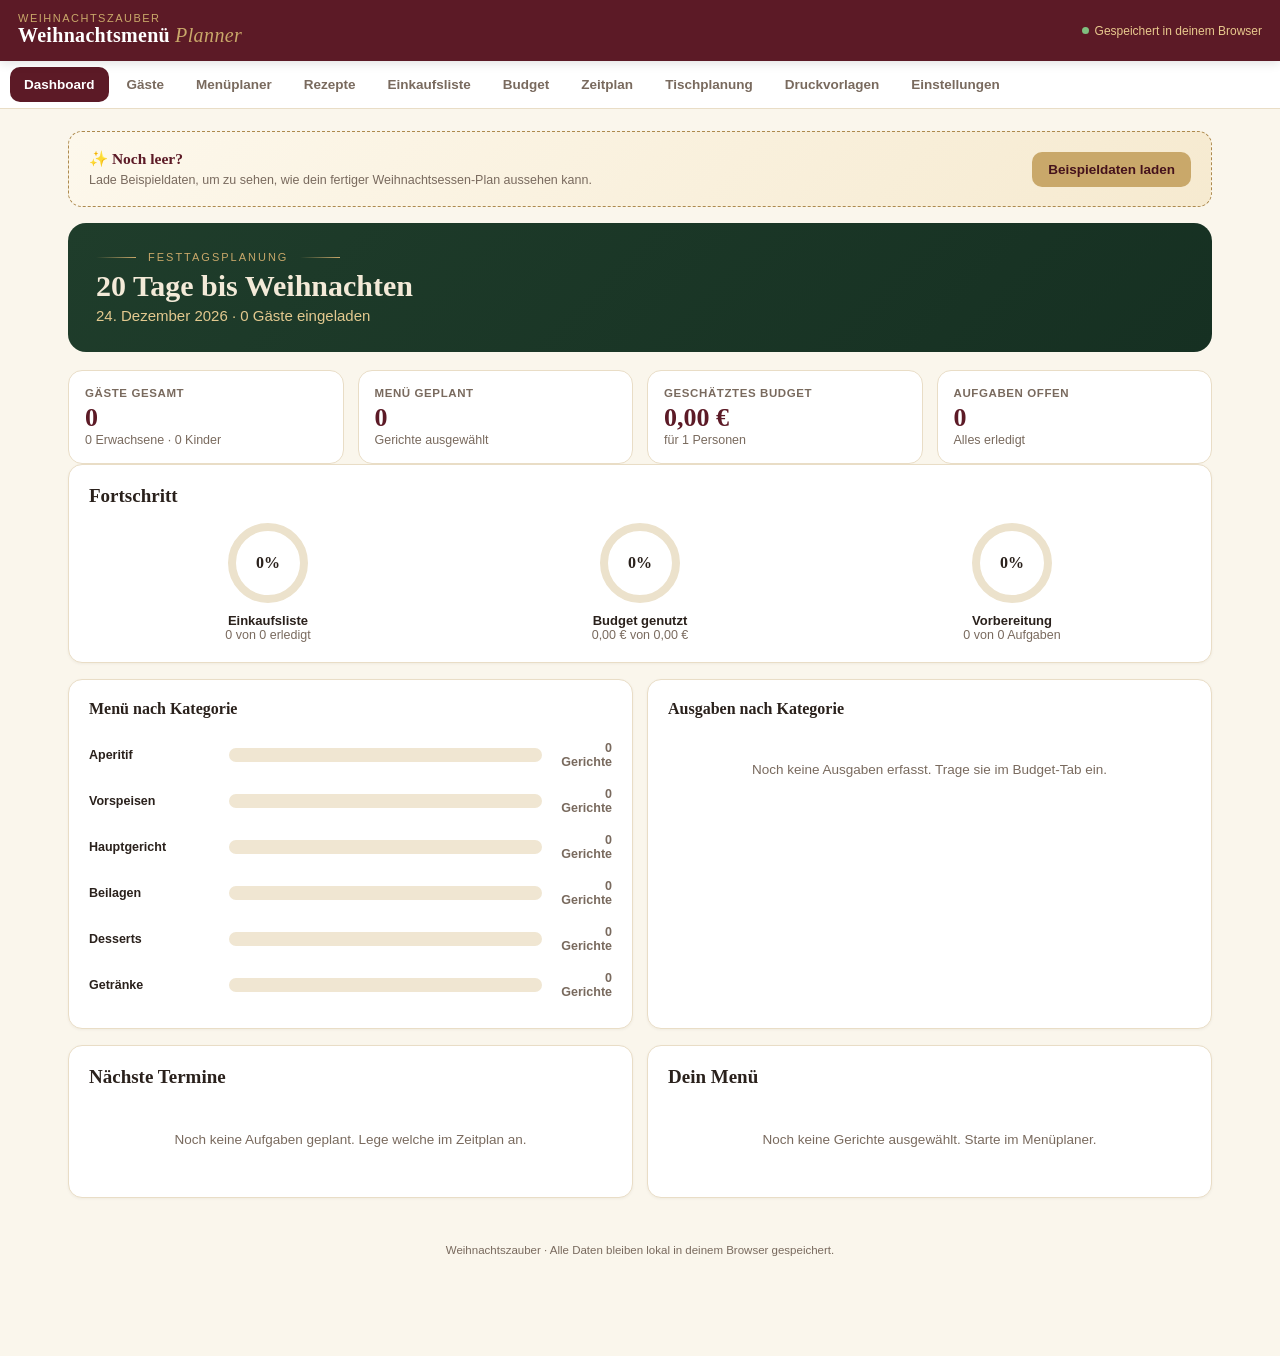
<file: weihnachtsessen-planner/index.html>
<!doctype html>
<html lang="de">
<head>
<meta charset="utf-8">
<title>Weihnachtszauber – Weihnachtsmenü Planner</title>
<link rel="manifest" href="manifest.json">
<link rel="icon" href="favicon.ico" sizes="any">
<link rel="icon" type="image/png" sizes="192x192" href="icon-192.png">
<link rel="apple-touch-icon" href="apple-touch-icon.png">
<meta name="apple-mobile-web-app-capable" content="yes">
<meta name="apple-mobile-web-app-status-bar-style" content="black-translucent">
<meta name="apple-mobile-web-app-title" content="Weihnachtsmenü">
<meta name="mobile-web-app-capable" content="yes">
<meta name="application-name" content="Weihnachtsmenü Planner">
<meta name="theme-color" content="#5c1a26">
<meta name="viewport" content="width=device-width, initial-scale=1, maximum-scale=1">
<meta name="description" content="Gäste, Menü, Einkaufsliste, Budget, Zeitplan und Tischplanung für dein perfektes Weihnachtsessen – alles in deinem Browser gespeichert.">
<style>
:root{
  --ivory:#faf6ec; --ivory-d:#f0e6d2; --burgundy:#5c1a26; --burgundy-d:#45121c;
  --forest:#1f3d2b; --gold:#c9a86a; --gold-d:#ad8a4e; --ink:#2a211c; --muted:#796a5e;
  --line:#e9ddc6; --white:#fff; --ok:#1f3d2b; --warn:#9c5a1d; --bg:var(--ivory); --card:#fff;
  --radius:14px;
}
*{box-sizing:border-box}
body{margin:0;background:var(--bg);color:var(--ink);font-family:-apple-system,BlinkMacSystemFont,"Segoe UI",Roboto,Helvetica,Arial,sans-serif;}
h1,h2,h3,.serif{font-family:Georgia,"Times New Roman",serif}
a{color:inherit}
button{font-family:inherit;cursor:pointer}
.app{max-width:1180px;margin:0 auto;padding:0 18px 90px}
.topbar{background:var(--burgundy);color:#fff;padding:14px 18px;display:flex;align-items:center;justify-content:space-between;position:sticky;top:0;z-index:50;box-shadow:0 2px 10px rgba(0,0,0,.12)}
.lg{font-family:Georgia,serif;font-weight:700;font-size:20px;letter-spacing:.3px}
.lg small{display:block;font-family:-apple-system,sans-serif;font-weight:400;font-size:11px;letter-spacing:1.5px;color:var(--gold);text-transform:uppercase;margin-top:-2px}
.lg em{font-style:italic;font-weight:400;color:var(--gold);letter-spacing:.4px;margin-left:5px}
.status{font-size:12px;color:#e8c98e;display:flex;align-items:center;gap:6px}
.dot{width:7px;height:7px;border-radius:50%;background:#7fbf7f;display:inline-block}
nav.tabs{display:flex;gap:4px;overflow-x:auto;background:var(--white);border-bottom:1px solid var(--line);position:sticky;top:58px;z-index:40;padding:6px 10px;scrollbar-width:thin}
nav.tabs button{background:none;border:none;padding:10px 14px;border-radius:10px;font-size:13.5px;font-weight:600;color:var(--muted);white-space:nowrap}
nav.tabs button.on{background:var(--burgundy);color:#fff}
.view{padding-top:22px;animation:fade .25s ease}
@keyframes fade{from{opacity:0;transform:translateY(4px)}to{opacity:1;transform:none}}
.card{background:var(--card);border:1px solid var(--line);border-radius:var(--radius);padding:20px;margin-bottom:16px;box-shadow:0 1px 3px rgba(60,40,20,.05)}
.grid{display:grid;gap:14px}
.g2{grid-template-columns:repeat(2,1fr)}
.g3{grid-template-columns:repeat(3,1fr)}
.g4{grid-template-columns:repeat(4,1fr)}
@media(max-width:760px){.g4{grid-template-columns:repeat(2,1fr)}.g3{grid-template-columns:repeat(2,1fr)}.g2{grid-template-columns:1fr}}
.kpi{background:var(--card);border:1px solid var(--line);border-radius:var(--radius);padding:16px}
.kpi .lbl{font-size:11.5px;text-transform:uppercase;letter-spacing:.6px;color:var(--muted);font-weight:700}
.kpi .val{font-size:26px;font-weight:700;margin-top:4px;font-family:Georgia,serif;color:var(--burgundy)}
.hero{background:linear-gradient(135deg,var(--forest),#163022);color:#f3ead8;border-radius:18px;padding:28px;margin-bottom:18px;position:relative;overflow:hidden}
.hero .gar{display:flex;align-items:center;gap:12px;color:var(--gold);margin-bottom:6px}
.hero .gar i{flex:0 0 40px;height:1px;background:linear-gradient(90deg,transparent,var(--gold))}
.hero h1{margin:4px 0;font-size:30px}
.hero .cd{font-size:15px;color:#e3c98f}
.btn{display:inline-flex;align-items:center;gap:6px;border:none;border-radius:10px;padding:10px 16px;font-weight:700;font-size:13.5px}
.btn-primary{background:var(--burgundy);color:#fff}
.btn-gold{background:var(--gold);color:var(--burgundy-d)}
.btn-ghost{background:var(--ivory-d);color:var(--ink)}
.btn-danger{background:#fff;color:#a6333f;border:1px solid #e3b7bc}
.btn:disabled{opacity:.5;cursor:default}
input,select,textarea{font-family:inherit;border:1px solid var(--line);border-radius:9px;padding:9px 11px;font-size:14px;background:#fff;color:var(--ink);width:100%}
label{font-size:12px;font-weight:700;color:var(--muted);display:block;margin-bottom:4px;text-transform:uppercase;letter-spacing:.4px}
.field{margin-bottom:12px}
table{width:100%;border-collapse:collapse;font-size:13.5px}
th{text-align:left;color:var(--muted);font-size:11px;text-transform:uppercase;letter-spacing:.4px;padding:8px 10px;border-bottom:2px solid var(--line)}
td{padding:10px;border-bottom:1px solid var(--line);vertical-align:middle}
tr:last-child td{border-bottom:none}
.pill{display:inline-block;padding:3px 10px;border-radius:99px;font-size:11.5px;font-weight:700}
.pill-burgundy{background:#f3dde1;color:var(--burgundy)}
.pill-gold{background:#f3e7cc;color:var(--gold-d)}
.pill-forest{background:#dbe8dd;color:var(--forest)}
.pill-warn{background:#f6e2cc;color:var(--warn)}
.sectitle{display:flex;align-items:center;justify-content:space-between;margin-bottom:14px}
.sectitle h2{margin:0;font-size:19px}
.muted{color:var(--muted)}
.small{font-size:12.5px}
.modal-bg{position:fixed;inset:0;background:rgba(30,20,15,.5);display:flex;align-items:flex-start;justify-content:center;z-index:100;padding:40px 14px;overflow-y:auto}
.modal{background:#fff;border-radius:16px;padding:22px;max-width:520px;width:100%;max-height:none}
.modal h3{margin-top:0}
.rowend{display:flex;justify-content:flex-end;gap:8px;margin-top:16px}
.chk{display:flex;align-items:center;gap:10px;padding:9px 0;border-bottom:1px solid var(--line)}
.chk:last-child{border-bottom:none}
.chk input{width:auto}
.badge-cat{display:inline-block;background:var(--ivory-d);color:var(--forest);font-size:10.5px;font-weight:700;text-transform:uppercase;letter-spacing:.4px;padding:3px 8px;border-radius:6px;margin-bottom:6px}
.recipe-card{border:1px solid var(--line);border-radius:12px;padding:14px;background:#fff;display:flex;flex-direction:column;gap:6px}
.recipe-card h4{margin:0;font-size:15.5px}
.recipe-meta{display:flex;gap:10px;font-size:11.5px;color:var(--muted);flex-wrap:wrap}
.toast-wrap{position:fixed;bottom:18px;left:50%;transform:translateX(-50%);z-index:200;display:flex;flex-direction:column;gap:8px;align-items:center}
.toast{background:var(--forest);color:#fff;padding:10px 18px;border-radius:30px;font-size:13px;font-weight:600;box-shadow:0 4px 14px rgba(0,0,0,.2);animation:toastIn .2s ease}
@keyframes toastIn{from{opacity:0;transform:translateY(8px)}to{opacity:1;transform:none}}
.ring{position:relative;width:84px;height:84px}
.ring svg{transform:rotate(-90deg)}
.ring .n{position:absolute;inset:0;display:flex;align-items:center;justify-content:center;font-weight:700;font-size:16px;font-family:Georgia,serif}
.empty{text-align:center;color:var(--muted);padding:30px 10px;font-size:13.5px}
.printonly{display:none}
@media print{
  body *{visibility:hidden}
  .printonly,.printonly *{visibility:visible}
  .printonly{display:block;position:absolute;left:0;top:0;width:100%}
  .print-page{page-break-after:always;padding:20px}
}
.toggle3{display:flex;gap:6px}
.toggle3 button{flex:1;border:1px solid var(--line);background:#fff;border-radius:8px;padding:7px;font-size:12px;font-weight:700;color:var(--muted)}
.toggle3 button.on{background:var(--forest);color:#fff;border-color:var(--forest)}
.ing-row{display:flex;justify-content:space-between;padding:7px 0;border-bottom:1px dashed var(--line);font-size:13.5px}
.ing-row:last-child{border-bottom:none}
.catgroup{margin-bottom:10px}
.catgroup h5{margin:0 0 4px;font-size:12px;text-transform:uppercase;color:var(--gold-d);letter-spacing:.5px}
footer.appfoot{text-align:center;color:var(--muted);font-size:11.5px;padding:30px 0 10px}
.table-wrap{overflow-x:auto;-webkit-overflow-scrolling:touch;margin:-2px;position:relative}
.table-wrap table{min-width:540px}
.scroll-hint{display:none;font-size:11px;color:var(--gold-d);font-weight:700;text-transform:uppercase;letter-spacing:.4px;margin-bottom:6px}
@media(max-width:640px){.scroll-hint{display:flex;align-items:center;gap:4px}
  .table-wrap::after{content:"";position:absolute;top:0;right:0;bottom:0;width:26px;background:linear-gradient(90deg,transparent,#fff);pointer-events:none}}
.catbar-row{display:flex;align-items:center;gap:12px;padding:9px 0}
.catbar-row .cb-label{flex:0 0 128px;font-size:12.5px;font-weight:700;color:var(--ink)}
.catbar-row .cb-track{flex:1;height:14px;border-radius:99px;background:var(--ivory-d);overflow:hidden;position:relative}
.catbar-row .cb-fill{height:100%;border-radius:99px;transition:width .3s ease}
.catbar-row .cb-val{flex:0 0 58px;text-align:right;font-size:12.5px;font-weight:700;color:var(--muted)}
@media(max-width:600px){.catbar-row .cb-label{flex:0 0 92px;font-size:11.5px}.catbar-row .cb-val{flex:0 0 42px;font-size:11.5px}}
.donut-wrap{display:flex;align-items:center;gap:22px;flex-wrap:wrap}
.donut-wrap svg{flex:0 0 auto}
.legend{display:flex;flex-direction:column;gap:8px;flex:1;min-width:140px}
.legend .li{display:flex;align-items:center;gap:8px;font-size:12.5px}
.legend .dot{width:11px;height:11px;border-radius:3px;flex:0 0 11px}
.legend .lv{margin-left:auto;font-weight:700;color:var(--ink)}
.demo-cta{background:linear-gradient(135deg,#fdf8ec,#f6ead0);border:1px dashed var(--gold-d);border-radius:var(--radius);padding:18px 20px;display:flex;align-items:center;justify-content:space-between;gap:14px;flex-wrap:wrap;margin-bottom:16px}
.demo-cta div.txt strong{display:block;font-family:Georgia,serif;font-size:15.5px;color:var(--burgundy);margin-bottom:2px}
@media(max-width:600px){.demo-cta{padding:14px}}
</style>
</head>
<body>
<div id="root"></div>
<div class="toast-wrap" id="toasts"></div>
<div id="printarea" class="printonly"></div>

<script>
/* ================= DATA / STATE ================= */
const LS_KEY = "wep_data_v1";
const uid = () => Math.random().toString(36).slice(2,9);

const CATS = [
  {id:"aperitif", label:"Aperitif"},
  {id:"vorspeisen", label:"Vorspeisen"},
  {id:"hauptgericht", label:"Hauptgericht"},
  {id:"beilagen", label:"Beilagen"},
  {id:"desserts", label:"Desserts"},
  {id:"getraenke", label:"Getränke"},
];

const RECIPES = [
  {id:"r1",name:"Klassischer Kartoffelsalat",cat:"beilagen",servings:6,prep:25,cook:20,diff:"Einfach",cost:8,storage:"Bis zu 2 Tage im Kühlschrank, abgedeckt.",
    ing:[["Kartoffeln, festkochend","1.2","kg"],["Gemüsebrühe","400","ml"],["Essiggurken","3","Stk"],["Zwiebel","1","Stk"],["Senf","1","EL"],["Weißweinessig","3","EL"],["Sonnenblumenöl","6","EL"],["Salz & Pfeffer","1","Prise"]],
    steps:["Kartoffeln waschen und in der Schale ca. 20 Minuten garkochen.","Kartoffeln pellen, noch warm in Scheiben schneiden.","Zwiebel und Essiggurken fein würfeln.","Brühe, Essig, Senf, Öl verrühren und über die warmen Kartoffeln geben.","Zwiebeln und Gurken untermischen, mit Salz und Pfeffer abschmecken.","Mindestens 1 Stunde ziehen lassen, vor dem Servieren nochmals abschmecken."]},
  {id:"r2",name:"Festliche Weihnachtsgans",cat:"hauptgericht",servings:8,prep:30,cook:180,diff:"Anspruchsvoll",cost:55,storage:"Reste bis 2 Tage gekühlt, gut durcherhitzen.",
    ing:[["Gans, bratfertig","1","Stk (ca. 4.5kg)"],["Äpfel","3","Stk"],["Zwiebeln","2","Stk"],["Beifuß","2","EL"],["Salz & Pfeffer","2","EL"],["Gemüsebrühe","500","ml"]],
    steps:["Gans innen und außen trocken tupfen, mit Salz, Pfeffer und Beifuß einreiben.","Äpfel und Zwiebeln vierteln und die Gans damit füllen.","Bei 160°C ca. 3 Stunden braten, regelmäßig mit Bratensaft übergießen.","Letzte 20 Minuten Hitze erhöhen, damit die Haut knusprig wird.","Vor dem Tranchieren 15 Minuten ruhen lassen.","Bratensaft mit Brühe ablöschen für die Sauce."]},
  {id:"r3",name:"Rotkohl mit Apfel",cat:"beilagen",servings:6,prep:15,cook:60,diff:"Einfach",cost:6,storage:"Schmeckt aufgewärmt sogar besser, 3 Tage haltbar.",
    ing:[["Rotkohl","1.2","kg"],["Äpfel","2","Stk"],["Zwiebel","1","Stk"],["Rotwein","150","ml"],["Johannisbeergelee","2","EL"],["Nelken & Lorbeer","2","Stk"],["Butterschmalz","2","EL"]],
    steps:["Rotkohl fein hobeln, Äpfel und Zwiebel würfeln.","Butterschmalz erhitzen, Zwiebel glasig dünsten.","Rotkohl und Äpfel zugeben, mit Rotwein ablöschen.","Gewürze zugeben, zugedeckt 50 Minuten köcheln lassen.","Mit Johannisbeergelee abschmecken und binden."]},
  {id:"r4",name:"Semmelknödel",cat:"beilagen",servings:6,prep:20,cook:20,diff:"Mittel",cost:5,storage:"Rohe Masse nicht lange lagern, gekocht 1 Tag kühlen.",
    ing:[["Brötchen vom Vortag","8","Stk"],["Milch","300","ml"],["Zwiebel","1","Stk"],["Eier","2","Stk"],["Petersilie","2","EL"],["Butter","1","EL"],["Salz & Muskat","1","Prise"]],
    steps:["Brötchen in Scheiben schneiden, mit warmer Milch übergießen, 15 Minuten ziehen lassen.","Zwiebel in Butter glasig dünsten.","Eier, Zwiebel und Petersilie zur Brötchenmasse geben, kneten.","Mit nassen Händen Knödel formen.","In leicht köchelndem Salzwasser 18-20 Minuten gar ziehen lassen."]},
  {id:"r5",name:"Raclette-Abend",cat:"hauptgericht",servings:6,prep:30,cook:0,diff:"Einfach",cost:14,storage:"Zutaten roh, am selben Tag verwenden.",
    ing:[["Raclettekäse","900","g"],["Kartoffeln, klein","1","kg"],["Diverses Gemüse","600","g"],["Schinken & Wurst","400","g"],["Essiggurken & Silberzwiebeln","200","g"],["Pfefferrahmsauce","200","ml"]],
    steps:["Kartoffeln vorgaren, Gemüse in mundgerechte Stücke schneiden.","Käse in Scheiben schneiden, alles dekorativ anrichten.","Racletteofen vorheizen.","Jeder Gast belegt sein eigenes Pfännchen nach Belieben.","Mit Dips und Baguette servieren."]},
  {id:"r6",name:"Käsefondue",cat:"hauptgericht",servings:6,prep:20,cook:15,diff:"Mittel",cost:16,storage:"Reste am selben Tag verzehren.",
    ing:[["Gruyère, gerieben","300","g"],["Emmentaler, gerieben","300","g"],["Weißwein","300","ml"],["Knoblauchzehe","1","Stk"],["Speisestärke","1","EL"],["Kirschwasser","2","cl"],["Baguette","1","Stk"]],
    steps:["Fonduetopf mit Knoblauch ausreiben.","Weißwein erhitzen, Käse esslöffelweise unter Rühren schmelzen.","Stärke mit Kirschwasser anrühren, zum Binden einrühren.","Mit Pfeffer und Muskat abschmecken.","Auf Rechaud warmhalten, Brotwürfel dippen."]},
  {id:"r7",name:"Weihnachtliche Linsensuppe",cat:"vorspeisen",servings:6,prep:15,cook:35,diff:"Einfach",cost:7,storage:"3 Tage gekühlt, friert gut ein.",
    ing:[["Linsen","300","g"],["Karotten","2","Stk"],["Sellerie","1","Stk"],["Zwiebel","1","Stk"],["Gemüsebrühe","1.2","l"],["Lorbeerblatt","1","Stk"],["Essig","1","EL"]],
    steps:["Gemüse fein würfeln, in Öl andünsten.","Linsen zugeben, mit Brühe auffüllen.","Mit Lorbeer 30 Minuten köcheln lassen.","Mit Essig, Salz und Pfeffer abschmecken."]},
  {id:"r8",name:"Flammkuchen mit Lachs",cat:"vorspeisen",servings:4,prep:20,cook:12,diff:"Einfach",cost:11,storage:"Am besten frisch servieren.",
    ing:[["Flammkuchenteig","2","Stk"],["Crème fraîche","200","g"],["Räucherlachs","150","g"],["Rote Zwiebel","1","Stk"],["Dill","2","EL"],["Zitrone","0.5","Stk"]],
    steps:["Teig ausrollen, mit Crème fraîche bestreichen.","Zwiebelringe verteilen, bei 220°C 10-12 Minuten backen.","Nach dem Backen mit Lachs, Dill und Zitronenabrieb belegen."]},
  {id:"r9",name:"Wildschweinbraten",cat:"hauptgericht",servings:8,prep:35,cook:150,diff:"Anspruchsvoll",cost:48,storage:"2 Tage gekühlt, gut durcherhitzen.",
    ing:[["Wildschweinbraten","2","kg"],["Wurzelgemüse","500","g"],["Rotwein","300","ml"],["Wacholderbeeren","6","Stk"],["Preiselbeeren","2","EL"],["Lorbeer","2","Stk"]],
    steps:["Fleisch scharf anbraten, herausnehmen.","Gemüse im Bratfett anrösten.","Fleisch zurücklegen, mit Rotwein ablöschen.","Gewürze zugeben, zugedeckt bei 160°C ca. 2,5 Stunden schmoren.","Sauce passieren, mit Preiselbeeren abschmecken."]},
  {id:"r10",name:"Vegetarischer Nussbraten",cat:"hauptgericht",servings:6,prep:30,cook:45,diff:"Mittel",cost:12,storage:"2 Tage gekühlt haltbar, auch kalt lecker.",
    ing:[["Gemischte Nüsse, gemahlen","300","g"],["Champignons","250","g"],["Zwiebel","1","Stk"],["Haferflocken","80","g"],["Eier","2","Stk"],["Gemüsebrühe","150","ml"],["Kräuter","2","EL"]],
    steps:["Zwiebel und Champignons fein hacken, anbraten.","Mit Nüssen, Haferflocken, Eiern und Brühe vermengen.","In eine Kastenform füllen, glattstreichen.","Bei 180°C ca. 45 Minuten backen.","Vor dem Anschneiden 10 Minuten ruhen lassen."]},
  {id:"r11",name:"Vanillekipferl",cat:"desserts",servings:40,prep:40,cook:12,diff:"Mittel",cost:9,storage:"In Dose bis zu 3 Wochen haltbar.",
    ing:[["Mehl","250","g"],["Gemahlene Mandeln","100","g"],["Butter, kalt","180","g"],["Zucker","80","g"],["Vanillezucker","2","Pck"],["Puderzucker","100","g"]],
    steps:["Mehl, Mandeln, Butter und Zucker rasch zu einem Teig verkneten.","1 Stunde kühl stellen.","Kipferl formen, bei 170°C 10-12 Minuten backen.","Noch warm in Vanillezucker-Puderzucker-Mischung wälzen."]},
  {id:"r12",name:"Lebkuchen",cat:"desserts",servings:20,prep:30,cook:15,diff:"Mittel",cost:8,storage:"In Dose mit Apfelstück 2-3 Wochen haltbar, wird weicher.",
    ing:[["Honig","250","g"],["Mehl","400","g"],["Lebkuchengewürz","2","EL"],["Eier","2","Stk"],["Zucker","100","g"],["Backpulver","1","TL"],["Kuvertüre","200","g"]],
    steps:["Honig erwärmen, mit Zucker und Eiern verrühren.","Mehl, Gewürz und Backpulver einarbeiten.","Teig ausrollen, Formen ausstechen.","Bei 180°C 12-15 Minuten backen.","Nach dem Abkühlen mit Kuvertüre überziehen."]},
  {id:"r13",name:"Bratapfel mit Marzipan",cat:"desserts",servings:6,prep:15,cook:30,diff:"Einfach",cost:7,storage:"Am besten warm frisch servieren.",
    ing:[["Äpfel","6","Stk"],["Marzipanrohmasse","150","g"],["Rosinen","50","g"],["Zimt","1","TL"],["Butter","30","g"],["Apfelsaft","100","ml"]],
    steps:["Äpfel entkernen, Gehäuse etwas vergrößern.","Marzipan mit Rosinen und Zimt vermengen, Äpfel damit füllen.","Butterflöckchen aufsetzen, mit Apfelsaft in die Form geben.","Bei 180°C ca. 30 Minuten backen."]},
  {id:"r14",name:"Zimtsterne",cat:"desserts",servings:30,prep:45,cook:15,diff:"Mittel",cost:9,storage:"Luftdicht bis 3 Wochen haltbar.",
    ing:[["Gemahlene Mandeln","400","g"],["Puderzucker","300","g"],["Eiweiß","3","Stk"],["Zimt","1","EL"],["Zitronensaft","1","TL"]],
    steps:["Eiweiß steif schlagen, Puderzucker einrieseln lassen.","Ein Drittel der Masse für den Guss beiseitestellen.","Mandeln und Zimt unterheben, Teig kühl ruhen lassen.","Ausrollen, Sterne ausstechen, mit Guss bestreichen.","Bei 150°C ca. 12-15 Minuten trocknen lassen."]},
  {id:"r15",name:"Glühwein",cat:"aperitif",servings:8,prep:5,cook:15,diff:"Einfach",cost:10,storage:"Am besten frisch, nicht länger warmhalten als nötig.",
    ing:[["Rotwein","1","l"],["Orange","1","Stk"],["Zimtstange","2","Stk"],["Nelken","4","Stk"],["Zucker","3","EL"],["Sternanis","2","Stk"]],
    steps:["Alle Zutaten in einen Topf geben.","Langsam erwärmen, nicht kochen lassen.","15 Minuten ziehen lassen, abschmecken und servieren."]},
  {id:"r16",name:"Alkoholfreier Punsch",cat:"getraenke",servings:8,prep:10,cook:10,diff:"Einfach",cost:8,storage:"Gekühlt 2 Tage haltbar.",
    ing:[["Roter Traubensaft","1","l"],["Orangensaft","300","ml"],["Zimtstange","1","Stk"],["Nelken","3","Stk"],["Ingwer","1","Stück"]],
    steps:["Säfte mit Gewürzen erwärmen.","10 Minuten ziehen lassen.","Vor dem Servieren Gewürze entfernen."]},
  {id:"r17",name:"Spekulatius-Tiramisu",cat:"desserts",servings:8,prep:30,cook:0,diff:"Mittel",cost:13,storage:"1-2 Tage gekühlt, am nächsten Tag am besten.",
    ing:[["Mascarpone","500","g"],["Sahne","200","ml"],["Eier","3","Stk"],["Zucker","80","g"],["Spekulatius","250","g"],["Kaffee, stark","200","ml"],["Kakaopulver","2","EL"]],
    steps:["Eigelb mit Zucker schaumig schlagen, Mascarpone unterrühren.","Sahne steif schlagen, Eiweiß steif schlagen, beides unterheben.","Spekulatius in Kaffee tunken, Schicht in Form legen.","Creme daraufstreichen, Schichten wiederholen.","Mit Kakao bestäuben, mindestens 4 Stunden kühlen."]},
  {id:"r18",name:"Entenbrust mit Orangensauce",cat:"hauptgericht",servings:4,prep:20,cook:30,diff:"Mittel",cost:28,storage:"Am besten frisch servieren.",
    ing:[["Entenbrust","4","Stk"],["Orangen","2","Stk"],["Honig","2","EL"],["Rotwein","100","ml"],["Butter","20","g"],["Thymian","2","Zweige"]],
    steps:["Entenbrust auf der Hautseite einritzen, scharf anbraten.","Bei 180°C ca. 12-15 Minuten fertig garen.","Für die Sauce Orangensaft, Honig und Rotwein einkochen.","Mit Butter montieren, Entenbrust in Scheiben mit Sauce servieren."]},
  {id:"r19",name:"Rote-Bete-Carpaccio",cat:"vorspeisen",servings:4,prep:20,cook:0,diff:"Einfach",cost:9,storage:"Am Tag der Zubereitung genießen.",
    ing:[["Rote Bete, gekocht","3","Stk"],["Ziegenkäse","100","g"],["Walnüsse","40","g"],["Rucola","1","Hand voll"],["Olivenöl","3","EL"],["Balsamico","1","EL"]],
    steps:["Rote Bete in dünne Scheiben hobeln, auf Tellern anrichten.","Ziegenkäse zerbröckeln, Walnüsse grob hacken.","Mit Rucola, Öl und Balsamico beträufeln und servieren."]},
  {id:"r20",name:"Kartoffelgratin",cat:"beilagen",servings:6,prep:20,cook:50,diff:"Einfach",cost:9,storage:"2 Tage gekühlt, gut durcherhitzen.",
    ing:[["Kartoffeln","1.2","kg"],["Sahne","300","ml"],["Milch","200","ml"],["Knoblauch","1","Zehe"],["Gruyère, gerieben","150","g"],["Muskat","1","Prise"]],
    steps:["Kartoffeln in dünne Scheiben hobeln.","Sahne, Milch, Knoblauch und Muskat erwärmen.","Kartoffeln schichtweise in Auflaufform legen, mit Sahnemischung übergießen.","Mit Käse bestreuen, bei 180°C ca. 50 Minuten backen."]},
  {id:"r21",name:"Winterlicher Feldsalat mit Granatapfel",cat:"vorspeisen",servings:4,prep:15,cook:0,diff:"Einfach",cost:7,storage:"Am Tag der Zubereitung genießen.",
    ing:[["Feldsalat","200","g"],["Granatapfelkerne","80","g"],["Walnüsse","40","g"],["Ziegenkäse","80","g"],["Honig-Senf-Dressing","4","EL"]],
    steps:["Feldsalat waschen und trocknen.","Mit Granatapfelkernen, Walnüssen und Ziegenkäse anrichten.","Mit Dressing beträufeln und sofort servieren."]},
  {id:"r22",name:"Glühwein-Gelee mit Vanillesauce",cat:"desserts",servings:6,prep:20,cook:10,diff:"Mittel",cost:9,storage:"2 Tage gekühlt haltbar.",
    ing:[["Glühwein","500","ml"],["Gelatine","6","Blatt"],["Zucker","2","EL"],["Vanillesauce","300","ml"]],
    steps:["Gelatine in kaltem Wasser einweichen.","Glühwein leicht erwärmen, Zucker auflösen.","Ausgedrückte Gelatine darin auflösen.","In Gläser füllen, mindestens 4 Stunden kühl stellen.","Mit Vanillesauce servieren."]},
  {id:"r23",name:"Sekt mit Granatapfel",cat:"aperitif",servings:6,prep:5,cook:0,diff:"Einfach",cost:12,storage:"Direkt vor dem Servieren zubereiten.",
    ing:[["Sekt oder Prosecco","1","Flasche"],["Granatapfelkerne","80","g"],["Holunderblütensirup","3","EL"],["Rosmarinzweige","6","Stk"]],
    steps:["Je einen Teelöffel Granatapfelkerne in die Gläser geben.","Mit etwas Holunderblütensirup aufgießen.","Mit Sekt auffüllen und mit einem Rosmarinzweig garnieren."]},
];

function defaultState(){
  return {
    name:"Weihnachtsessen",
    date: new Date().getFullYear()+"-12-24",
    currency:"EUR",
    guests:[],
    menu: Object.fromEntries(CATS.map(c=>[c.id,[]])),
    customRecipes:[],
    customShopItems:[],
    purchased:{},
    budget:{total:0, expenses:[]},
    timeline:[],
    table:{menuTitle:"Unser Weihnachtsmenü", decoChecklist:[], settingChecklist:[], seats:[]},
    seedLoaded:false,
  };
}

function load(){
  try{
    const raw = localStorage.getItem(LS_KEY);
    if(!raw) return defaultState();
    const d = JSON.parse(raw);
    return Object.assign(defaultState(), d);
  }catch(e){ return defaultState(); }
}
function save(){ localStorage.setItem(LS_KEY, JSON.stringify(S)); }

let S = load();
let TAB = "dashboard";

/* ================= UTIL ================= */
function fmt(n){
  n = Number(n)||0;
  const sym = S.currency === "CHF" ? "CHF" : "€";
  const s = n.toLocaleString("de-DE",{minimumFractionDigits:2,maximumFractionDigits:2});
  return S.currency === "CHF" ? (s+" "+sym) : (s+" "+sym);
}
function fmtDate(d){
  try{ return new Date(d+"T00:00:00").toLocaleDateString("de-DE",{day:"2-digit",month:"long",year:"numeric"}); }catch(e){ return d; }
}
function daysUntil(d){
  const target = new Date(d+"T00:00:00");
  const now = new Date(); now.setHours(0,0,0,0);
  return Math.ceil((target-now)/86400000);
}
function allRecipes(){ return RECIPES.concat(S.customRecipes); }
function recipeById(id){ return allRecipes().find(r=>r.id===id); }
function toast(msg){
  const wrap = document.getElementById("toasts");
  const el = document.createElement("div");
  el.className="toast"; el.textContent=msg;
  wrap.appendChild(el);
  setTimeout(()=>el.remove(), 2800);
}
function esc(s){ return String(s==null?"":s).replace(/[&<>"']/g, c=>({ "&":"&amp;","<":"&lt;",">":"&gt;","\"":"&quot;","'":"&#39;" }[c])); }

function guestCount(){ return S.guests.length || 1; }
function adultCount(){ return S.guests.filter(g=>g.type!=="child").length; }
function childCount(){ return S.guests.filter(g=>g.type==="child").length; }

function menuRecipeIds(){
  let ids = [];
  CATS.forEach(c => ids = ids.concat(S.menu[c.id]||[]));
  return ids;
}
function estimatedMenuCost(){
  return menuRecipeIds().reduce((sum,id)=>{
    const r = recipeById(id); if(!r) return sum;
    const factor = Math.max(1, guestCount())/r.servings;
    return sum + r.cost*factor;
  },0);
}
function spentSoFar(){ return S.budget.expenses.reduce((s,e)=>s+Number(e.amount||0),0); }

function shoppingList(){
  // group by (name, unit) only — never mix units to avoid wrong conversions
  const map = {};
  menuRecipeIds().forEach(id=>{
    const r = recipeById(id); if(!r) return;
    const factor = Math.max(1, guestCount())/r.servings;
    r.ing.forEach(([name, amount, unit])=>{
      const key = name+"||"+unit;
      const amt = (parseFloat(amount)||0) * factor;
      if(!map[key]) map[key] = {name, unit, amount:0, recipes:new Set()};
      map[key].amount += amt;
      map[key].recipes.add(r.name);
    });
  });
  let items = Object.values(map).map(it=>({
    key: it.name+"||"+it.unit, name:it.name, unit:it.unit,
    amount: Math.round(it.amount*10)/10, recipes:[...it.recipes]
  }));
  S.customShopItems.forEach(it=> items.push({key:"custom-"+it.id, name:it.name, unit:it.unit||"", amount:it.amount||"", recipes:[], custom:true, id:it.id}) );
  return items;
}
const CATEGORY_GUESS = {
  "Kartoffeln":"Gemüse & Obst","Äpfel":"Gemüse & Obst","Orangen":"Gemüse & Obst","Orange":"Gemüse & Obst",
  "Zwiebel":"Gemüse & Obst","Zwiebeln":"Gemüse & Obst","Karotten":"Gemüse & Obst","Sellerie":"Gemüse & Obst",
  "Champignons":"Gemüse & Obst","Rotkohl":"Gemüse & Obst","Feldsalat":"Gemüse & Obst","Rucola":"Gemüse & Obst",
  "Gans, bratfertig":"Fleisch & Fisch","Wildschweinbraten":"Fleisch & Fisch","Entenbrust":"Fleisch & Fisch",
  "Räucherlachs":"Fleisch & Fisch","Schinken & Wurst":"Fleisch & Fisch",
  "Milch":"Kühlregal","Sahne":"Kühlregal","Butter":"Kühlregal","Eier":"Kühlregal","Mascarpone":"Kühlregal",
  "Gruyère, gerieben":"Kühlregal","Emmentaler, gerieben":"Kühlregal","Raclettekäse":"Kühlregal","Ziegenkäse":"Kühlregal",
  "Mehl":"Vorrat","Zucker":"Vorrat","Honig":"Vorrat","Gemüsebrühe":"Vorrat","Rotwein":"Getränke","Weißwein":"Getränke",
  "Roter Traubensaft":"Getränke","Orangensaft":"Getränke","Kaffee, stark":"Getränke",
};
function guessCategory(name){
  for(const k in CATEGORY_GUESS) if(name.indexOf(k)===0 || name===k) return CATEGORY_GUESS[k];
  return "Sonstiges";
}

/* ================= RENDER SHELL ================= */
const TABS = [
  {id:"dashboard", label:"Dashboard"},
  {id:"gaeste", label:"Gäste"},
  {id:"menue", label:"Menüplaner"},
  {id:"rezepte", label:"Rezepte"},
  {id:"einkauf", label:"Einkaufsliste"},
  {id:"budget", label:"Budget"},
  {id:"zeitplan", label:"Zeitplan"},
  {id:"tisch", label:"Tischplanung"},
  {id:"druck", label:"Druckvorlagen"},
  {id:"einstellungen", label:"Einstellungen"},
];

function render(){
  const root = document.getElementById("root");
  root.innerHTML = `
    <div class="topbar">
      <div class="lg"><small>Weihnachtszauber</small>Weihnachtsmenü<em>Planner</em></div>
      <div class="status"><span class="dot"></span> Gespeichert in deinem Browser</div>
    </div>
    <nav class="tabs">${TABS.map(t=>`<button data-tab="${t.id}" class="${TAB===t.id?'on':''}">${t.label}</button>`).join("")}</nav>
    <div class="app"><div class="view" id="view"></div>
    <footer class="appfoot">Weihnachtszauber · Alle Daten bleiben lokal in deinem Browser gespeichert.</footer>
    </div>
  `;
  root.querySelectorAll("nav.tabs button").forEach(b=>b.onclick=()=>{ TAB=b.dataset.tab; render(); });
  document.getElementById("view").innerHTML = viewHtml();
  bindView();
}

function viewHtml(){
  switch(TAB){
    case "dashboard": return viewDashboard();
    case "gaeste": return viewGaeste();
    case "menue": return viewMenue();
    case "rezepte": return viewRezepte();
    case "einkauf": return viewEinkauf();
    case "budget": return viewBudget();
    case "zeitplan": return viewZeitplan();
    case "tisch": return viewTisch();
    case "druck": return viewDruck();
    case "einstellungen": return viewEinstellungen();
  }
}

/* ============ DEMO-DATEN ============ */
const CAT_COLORS = {
  aperitif:"#c9a86a", vorspeisen:"#8fae87", hauptgericht:"#5c1a26",
  beilagen:"#b7763c", desserts:"#a5678c", getraenke:"#3b6e8f",
};
const EXPENSE_COLORS = ["#5c1a26","#c9a86a","#1f3d2b","#a5678c","#3b6e8f","#b7763c"];

function isEmptyState(){
  return S.guests.length===0 && menuRecipeIds().length===0 && S.budget.expenses.length===0;
}

function loadDemoData(){
  const y = new Date().getFullYear();
  S.name = "Weihnachtsessen Familie";
  S.guests = [
    {id:uid(),name:"Oma Erika",type:"adult",diet:"",allergies:"",status:"zugesagt",notes:""},
    {id:uid(),name:"Opa Hans",type:"adult",diet:"",allergies:"Nüsse",status:"zugesagt",notes:""},
    {id:uid(),name:"Julia",type:"adult",diet:"vegetarisch",allergies:"",status:"zugesagt",notes:""},
    {id:uid(),name:"Markus",type:"adult",diet:"",allergies:"",status:"zugesagt",notes:""},
    {id:uid(),name:"Mia",type:"child",diet:"",allergies:"",status:"zugesagt",notes:"mag kein Rotkohl"},
    {id:uid(),name:"Ben",type:"child",diet:"",allergies:"Laktose",status:"eingeladen",notes:""},
  ];
  S.menu = {
    aperitif:["r15","r23"], vorspeisen:["r19"], hauptgericht:["r2"],
    beilagen:["r3","r1"], desserts:["r11"], getraenke:["r16"],
  };
  S.budget = {
    total: 450,
    expenses: [
      {id:uid(), name:"Großeinkauf Supermarkt", category:"Lebensmittel", amount:168.4},
      {id:uid(), name:"Weihnachtsgans beim Metzger", category:"Fleisch & Fisch", amount:72},
      {id:uid(), name:"Deko & Kerzen", category:"Deko", amount:34.5},
      {id:uid(), name:"Getränke & Wein", category:"Getränke", amount:41.9},
    ],
  };
  S.timeline = [
    {id:uid(),date:y+"-12-23",time:"10:00",title:"Einkäufe für Heiligabend erledigen",note:"Frische Zutaten einkaufen",done:true},
    {id:uid(),date:y+"-12-23",time:"16:00",title:"Dessert und Gebäck vorbereiten",note:"Kann 1 Tag im Voraus gemacht werden",done:true},
    {id:uid(),date:y+"-12-23",time:"19:00",title:"Tisch eindecken",note:"Dekoration und Platzkarten vorbereiten",done:false},
    {id:uid(),date:y+"-12-24",time:"09:00",title:"Braten vorbereiten und würzen",note:"",done:false},
    {id:uid(),date:y+"-12-24",time:"12:00",title:"Beilagen vorkochen",note:"Rotkohl & Klöße können vorbereitet werden",done:false},
    {id:uid(),date:y+"-12-24",time:"16:00",title:"Hauptgericht in den Ofen",note:"",done:false},
    {id:uid(),date:y+"-12-24",time:"18:30",title:"Tisch final herrichten & Gäste empfangen",note:"",done:false},
  ];
  S.table.decoChecklist = [
    {id:uid(),text:"Tischdecke und Läufer",done:true},{id:uid(),text:"Kerzen & Kerzenständer",done:true},
    {id:uid(),text:"Weihnachtliches Mittelstück",done:false},{id:uid(),text:"Servietten falten",done:false},
  ];
  S.table.settingChecklist = [
    {id:uid(),text:"Teller & Unterteller",done:true},{id:uid(),text:"Besteck vollständig",done:false},
    {id:uid(),text:"Gläser für Wasser & Wein",done:false},{id:uid(),text:"Platzkarten aufgestellt",done:false},
  ];
  S.customShopItems = [{id:uid(), name:"Servietten weihnachtlich", amount:1, unit:"Pack"}];
  const shop = shoppingList();
  shop.slice(0, Math.ceil(shop.length*0.4)).forEach(it=> S.purchased[it.key]=true);
  save(); render(); toast("Beispieldaten geladen – so könnte dein Weihnachtsessen aussehen");
}

/* ============ CHARTS ============ */
function menuCategoryChart(){
  const max = Math.max(1, ...CATS.map(c=>(S.menu[c.id]||[]).length));
  return `<div class="card">
    <div class="sectitle"><h2 style="font-size:16px">Menü nach Kategorie</h2></div>
    ${CATS.map(c=>{
      const n = (S.menu[c.id]||[]).length;
      const pct = Math.round(n/max*100);
      return `<div class="catbar-row">
        <div class="cb-label">${c.label}</div>
        <div class="cb-track"><div class="cb-fill" style="width:${n?Math.max(pct,8):0}%;background:${CAT_COLORS[c.id]}"></div></div>
        <div class="cb-val">${n} Gericht${n===1?"":"e"}</div>
      </div>`;
    }).join("")}
  </div>`;
}
function budgetCategoryChart(){
  const byCat = {};
  S.budget.expenses.forEach(e=>{ const c = e.category||"Sonstiges"; byCat[c]=(byCat[c]||0)+Number(e.amount||0); });
  const cats = Object.keys(byCat);
  const total = cats.reduce((s,c)=>s+byCat[c],0);
  if(!cats.length){
    return `<div class="card"><div class="sectitle"><h2 style="font-size:16px">Ausgaben nach Kategorie</h2></div><div class="empty">Noch keine Ausgaben erfasst. Trage sie im Budget-Tab ein.</div></div>`;
  }
  const r=58, c=2*Math.PI*r;
  let offset=0;
  const segs = cats.map((cat,i)=>{
    const pct = byCat[cat]/total*100;
    const seg = `<circle cx="70" cy="70" r="${r}" fill="none" stroke="${EXPENSE_COLORS[i%EXPENSE_COLORS.length]}" stroke-width="20"
      stroke-dasharray="${c}" stroke-dashoffset="${c - c*pct/100}" transform="rotate(${offset/100*360-90} 70 70)"></circle>`;
    offset += pct;
    return seg;
  }).join("");
  return `<div class="card">
    <div class="sectitle"><h2 style="font-size:16px">Ausgaben nach Kategorie</h2></div>
    <div class="donut-wrap">
      <svg width="140" height="140" viewBox="0 0 140 140">${segs}</svg>
      <div class="legend">${cats.map((cat,i)=>`<div class="li"><span class="dot" style="background:${EXPENSE_COLORS[i%EXPENSE_COLORS.length]}"></span>${esc(cat)}<span class="lv">${fmt(byCat[cat])}</span></div>`).join("")}</div>
    </div>
  </div>`;
}

/* ============ DASHBOARD ============ */
function ring(pct, color, label, sub){
  pct = Math.max(0,Math.min(100,pct));
  const r=36, c=2*Math.PI*r;
  return `<div style="display:flex;flex-direction:column;align-items:center;gap:8px">
    <div class="ring"><svg width="84" height="84">
      <circle cx="42" cy="42" r="${r}" stroke="#ece2cc" stroke-width="8" fill="none"></circle>
      <circle cx="42" cy="42" r="${r}" stroke="${color}" stroke-width="8" fill="none" stroke-linecap="round"
        stroke-dasharray="${c}" stroke-dashoffset="${c - c*pct/100}"></circle>
    </svg><div class="n">${Math.round(pct)}%</div></div>
    <div style="text-align:center"><div style="font-weight:700;font-size:13px">${label}</div><div class="muted small">${sub}</div></div>
  </div>`;
}

function viewDashboard(){
  const dleft = daysUntil(S.date);
  const menuCount = menuRecipeIds().length;
  const budgetPct = S.budget.total>0 ? (spentSoFar()/S.budget.total*100) : 0;
  const shop = shoppingList();
  const shopDone = shop.filter(i=>S.purchased[i.key]).length;
  const shopPct = shop.length? shopDone/shop.length*100 : 0;
  const tasksLeft = S.timeline.filter(t=>!t.done).length;
  const nextTask = S.timeline.filter(t=>!t.done).sort((a,b)=>(a.date+a.time).localeCompare(b.date+b.time))[0];

  return `
  ${isEmptyState()? `<div class="demo-cta">
    <div class="txt"><strong>✨ Noch leer?</strong><span class="small muted">Lade Beispieldaten, um zu sehen, wie dein fertiger Weihnachtsessen-Plan aussehen kann.</span></div>
    <button class="btn btn-gold" id="loadDemo">Beispieldaten laden</button>
  </div>` : ""}
  <div class="hero">
    <div class="gar"><i></i><span style="font-size:11px;letter-spacing:2px">FESTTAGSPLANUNG</span><i></i></div>
    <h1>${dleft>=0? dleft+" Tage bis Weihnachten" : "Frohe Weihnachten!"}</h1>
    <div class="cd">${fmtDate(S.date)} · ${S.guests.length} ${S.guests.length===1?"Gast":"Gäste"} eingeladen</div>
  </div>
  <div class="grid g4">
    <div class="kpi"><div class="lbl">Gäste gesamt</div><div class="val">${S.guests.length}</div><div class="small muted">${adultCount()} Erwachsene · ${childCount()} Kinder</div></div>
    <div class="kpi"><div class="lbl">Menü geplant</div><div class="val">${menuCount}</div><div class="small muted">Gerichte ausgewählt</div></div>
    <div class="kpi"><div class="lbl">Geschätztes Budget</div><div class="val">${fmt(estimatedMenuCost())}</div><div class="small muted">für ${guestCount()} Personen</div></div>
    <div class="kpi"><div class="lbl">Aufgaben offen</div><div class="val">${tasksLeft}</div><div class="small muted">${nextTask? "Nächstes: "+esc(nextTask.title) : "Alles erledigt"}</div></div>
  </div>
  <div class="card">
    <div class="sectitle"><h2>Fortschritt</h2></div>
    <div class="grid g3">
      ${ring(shopPct,"#5c1a26","Einkaufsliste", shopDone+" von "+shop.length+" erledigt")}
      ${ring(S.budget.total>0?budgetPct:0,"#c9a86a","Budget genutzt", fmt(spentSoFar())+" von "+fmt(S.budget.total))}
      ${ring(S.timeline.length? (S.timeline.length-tasksLeft)/S.timeline.length*100:0,"#1f3d2b","Vorbereitung", (S.timeline.length-tasksLeft)+" von "+S.timeline.length+" Aufgaben")}
    </div>
  </div>
  <div class="grid g2">
    ${menuCategoryChart()}
    ${budgetCategoryChart()}
  </div>
  <div class="grid g2">
    <div class="card">
      <div class="sectitle"><h2>Nächste Termine</h2></div>
      ${S.timeline.filter(t=>!t.done).slice(0,4).map(t=>`<div class="chk"><div><strong>${esc(t.title)}</strong><div class="small muted">${fmtDate(t.date)} ${t.time?("· "+t.time+" Uhr"):""}</div></div></div>`).join("") || '<div class="empty">Noch keine Aufgaben geplant. Lege welche im Zeitplan an.</div>'}
    </div>
    <div class="card">
      <div class="sectitle"><h2>Dein Menü</h2></div>
      ${menuCount? CATS.map(c=> (S.menu[c.id]||[]).map(id=>{const r=recipeById(id); return r? `<div class="chk"><div><strong>${esc(r.name)}</strong><div class="small muted">${c.label}</div></div></div>`:"";}).join("")).join("") : '<div class="empty">Noch keine Gerichte ausgewählt. Starte im Menüplaner.</div>'}
    </div>
  </div>`;
}
function bindDashboard(){
  document.getElementById("loadDemo")?.addEventListener("click", loadDemoData);
}

/* ============ GÄSTE ============ */
function viewGaeste(){
  return `
  <div class="sectitle"><h2>Gästeliste</h2><button class="btn btn-primary" id="addGuest">+ Gast hinzufügen</button></div>
  <div class="card">
    ${S.guests.length===0? '<div class="empty">Noch keine Gäste eingetragen. Füge den ersten Gast hinzu.</div>' : `
    <div class="scroll-hint">↔ Tabelle nach links wischen für mehr</div>
    <div class="table-wrap"><table><thead><tr><th>Name</th><th>Typ</th><th>Ernährung</th><th>Allergien</th><th>Status</th><th></th></tr></thead>
    <tbody>${S.guests.map(g=>`
      <tr>
        <td><strong>${esc(g.name)}</strong>${g.notes?`<div class="small muted">${esc(g.notes)}</div>`:""}</td>
        <td>${g.type==="child"?"Kind":"Erwachsen"}</td>
        <td>${esc(g.diet)||"–"}</td>
        <td>${g.allergies? `<span class="pill pill-warn">⚠ ${esc(g.allergies)} (von Gast angegeben)</span>` : "–"}</td>
        <td><span class="pill ${g.status==='zugesagt'?'pill-forest':g.status==='abgesagt'?'pill-burgundy':'pill-gold'}">${g.status||"ausstehend"}</span></td>
        <td style="text-align:right;white-space:nowrap"><button class="btn btn-ghost small" data-edit="${g.id}">Bearbeiten</button> <button class="btn btn-danger small" data-del="${g.id}">Löschen</button></td>
      </tr>`).join("")}</tbody></table></div>`}
  </div>
  <div class="card small muted">Hinweis: Allergie- und Ernährungsangaben stammen von den Gästen selbst. Das Programm verifiziert keine Zutaten – prüfe Rezepte vor dem Servieren immer selbst sorgfältig, besonders bei Allergien.</div>
  `;
}
function guestForm(g){
  g = g || {id:null,name:"",type:"adult",diet:"",allergies:"",notes:"",status:"ausstehend"};
  return `<div class="modal-bg" id="guestModal"><div class="modal">
    <h3>${g.id? "Gast bearbeiten":"Neuer Gast"}</h3>
    <div class="field"><label>Name</label><input id="gf_name" value="${esc(g.name)}" placeholder="Name des Gastes"></div>
    <div class="field"><label>Typ</label><div class="toggle3"><button type="button" class="${g.type!=='child'?'on':''}" data-set="adult">Erwachsen</button><button type="button" class="${g.type==='child'?'on':''}" data-set="child">Kind</button></div></div>
    <div class="field"><label>Ernährungsweise</label><input id="gf_diet" value="${esc(g.diet)}" placeholder="z.B. vegetarisch, vegan, keine Angabe"></div>
    <div class="field"><label>Allergien / Unverträglichkeiten</label><input id="gf_all" value="${esc(g.allergies)}" placeholder="z.B. Nüsse, Laktose"></div>
    <div class="field"><label>Einladungsstatus</label><select id="gf_status">
      ${["ausstehend","eingeladen","zugesagt","abgesagt"].map(s=>`<option ${g.status===s?"selected":""}>${s}</option>`).join("")}
    </select></div>
    <div class="field"><label>Notizen</label><textarea id="gf_notes" rows="2" placeholder="Optional">${esc(g.notes)}</textarea></div>
    <input type="hidden" id="gf_type" value="${g.type}">
    <input type="hidden" id="gf_id" value="${g.id||''}">
    <div class="rowend"><button class="btn btn-ghost" id="gf_cancel">Abbrechen</button><button class="btn btn-primary" id="gf_save">Speichern</button></div>
  </div></div>`;
}
function bindGaeste(){
  document.getElementById("addGuest")?.addEventListener("click",()=>openGuestModal(null));
  document.querySelectorAll("[data-edit]").forEach(b=>b.onclick=()=>openGuestModal(S.guests.find(g=>g.id===b.dataset.edit)));
  document.querySelectorAll("[data-del]").forEach(b=>b.onclick=()=>{
    if(confirm("Diesen Gast wirklich löschen?")){ S.guests = S.guests.filter(g=>g.id!==b.dataset.del); save(); render(); toast("Gast gelöscht"); }
  });
}
function openGuestModal(g){
  document.body.insertAdjacentHTML("beforeend", guestForm(g));
  const modal = document.getElementById("guestModal");
  modal.querySelectorAll("[data-set]").forEach(btn=>btn.onclick=()=>{
    modal.querySelectorAll("[data-set]").forEach(b2=>b2.classList.remove("on"));
    btn.classList.add("on"); document.getElementById("gf_type").value = btn.dataset.set;
  });
  document.getElementById("gf_cancel").onclick=()=>modal.remove();
  document.getElementById("gf_save").onclick=()=>{
    const name = document.getElementById("gf_name").value.trim();
    if(!name){ toast("Bitte einen Namen eingeben"); return; }
    const id = document.getElementById("gf_id").value || uid();
    const data = {
      id, name, type: document.getElementById("gf_type").value,
      diet: document.getElementById("gf_diet").value.trim(),
      allergies: document.getElementById("gf_all").value.trim(),
      status: document.getElementById("gf_status").value,
      notes: document.getElementById("gf_notes").value.trim(),
    };
    const idx = S.guests.findIndex(x=>x.id===id);
    if(idx>=0) S.guests[idx]=data; else S.guests.push(data);
    save(); modal.remove(); render(); toast("Gast gespeichert");
  };
}

/* ============ MENÜPLANER ============ */
function viewMenue(){
  return `
  <div class="sectitle"><h2>Menüplaner</h2><div class="small muted">Für ${guestCount()} Personen · geschätzt ${fmt(estimatedMenuCost())}</div></div>
  ${CATS.map(c=>`
    <div class="card">
      <div class="sectitle"><h2 style="font-size:16px">${c.label}</h2></div>
      <div class="grid g3">
        ${allRecipes().filter(r=>r.cat===c.id).map(r=>`
          <label class="chk" style="border:1px solid var(--line);border-radius:10px;padding:10px 12px">
            <input type="checkbox" data-cat="${c.id}" data-rid="${r.id}" ${(S.menu[c.id]||[]).includes(r.id)?"checked":""}>
            <div><strong style="font-size:13.5px">${esc(r.name)}</strong><div class="small muted">${fmt(r.cost)} · ${r.prep+r.cook} Min.</div></div>
          </label>`).join("") || '<div class="empty">Keine Rezepte in dieser Kategorie.</div>'}
      </div>
    </div>`).join("")}
  `;
}
function bindMenue(){
  document.querySelectorAll("[data-rid]").forEach(cb=>cb.onchange=()=>{
    const cat = cb.dataset.cat, rid = cb.dataset.rid;
    const arr = S.menu[cat] = S.menu[cat]||[];
    if(cb.checked){ if(!arr.includes(rid)) arr.push(rid); } else { S.menu[cat]=arr.filter(x=>x!==rid); }
    save(); render();
  });
}

/* ============ REZEPTE ============ */
function viewRezepte(){
  return `
  <div class="sectitle"><h2>Rezeptsammlung</h2><button class="btn btn-primary" id="addRecipe">+ Eigenes Rezept</button></div>
  ${CATS.map(c=>{
    const list = allRecipes().filter(r=>r.cat===c.id);
    if(!list.length) return "";
    return `<div class="card"><div class="sectitle"><h2 style="font-size:16px">${c.label}</h2></div>
    <div class="grid g3">${list.map(r=>`
      <div class="recipe-card">
        <span class="badge-cat">${c.label}</span>
        <h4>${esc(r.name)}</h4>
        <div class="recipe-meta"><span>⏱ ${r.prep+r.cook} Min.</span><span>👥 ${r.servings} Port.</span><span>${r.diff}</span><span>${fmt(r.cost)}</span></div>
        <div style="display:flex;gap:6px;margin-top:6px"><button class="btn btn-ghost small" data-view="${r.id}">Details</button></div>
      </div>`).join("")}</div></div>`;
  }).join("")}
  `;
}
function recipeModal(r){
  return `<div class="modal-bg" id="recipeModal"><div class="modal" style="max-width:600px">
    <span class="badge-cat">${(CATS.find(c=>c.id===r.cat)||{}).label||""}</span>
    <h3>${esc(r.name)}</h3>
    <div class="recipe-meta" style="margin-bottom:12px">
      <span class="pill pill-forest">Vorbereitung ${r.prep} Min.</span>
      <span class="pill pill-gold">Kochzeit ${r.cook} Min.</span>
      <span class="pill pill-burgundy">${r.diff}</span>
      <span class="pill pill-burgundy">${r.servings} Portionen</span>
    </div>
    <h4 class="small" style="text-transform:uppercase;color:var(--muted)">Zutaten (für ${r.servings} Portionen)</h4>
    ${r.ing.map(([n,a,u])=>`<div class="ing-row"><span>${esc(n)}</span><span class="muted">${a} ${u}</span></div>`).join("")}
    <h4 class="small" style="text-transform:uppercase;color:var(--muted);margin-top:14px">Zubereitung</h4>
    <ol>${r.steps.map(s=>`<li style="margin-bottom:6px">${esc(s)}</li>`).join("")}</ol>
    ${r.storage? `<div class="small muted" style="margin-top:10px">🧊 Aufbewahrung: ${esc(r.storage)}</div>`:""}
    <div class="small muted" style="margin-top:6px">Geschätzte Kosten: ${fmt(r.cost)} gesamt</div>
    <div class="rowend"><button class="btn btn-ghost" id="rm_close">Schließen</button></div>
  </div></div>`;
}
function customRecipeForm(){
  return `<div class="modal-bg" id="crModal"><div class="modal">
    <h3>Eigenes Rezept hinzufügen</h3>
    <div class="field"><label>Name</label><input id="cr_name" placeholder="z.B. Omas Plätzchen"></div>
    <div class="field"><label>Kategorie</label><select id="cr_cat">${CATS.map(c=>`<option value="${c.id}">${c.label}</option>`).join("")}</select></div>
    <div class="grid g2">
      <div class="field"><label>Portionen</label><input id="cr_serv" type="number" value="4"></div>
      <div class="field"><label>Geschätzte Kosten (${S.currency})</label><input id="cr_cost" type="number" value="10"></div>
    </div>
    <div class="grid g2">
      <div class="field"><label>Vorbereitung (Min.)</label><input id="cr_prep" type="number" value="15"></div>
      <div class="field"><label>Kochzeit (Min.)</label><input id="cr_cook" type="number" value="20"></div>
    </div>
    <div class="field"><label>Zutaten (eine pro Zeile: Name, Menge, Einheit)</label><textarea id="cr_ing" rows="4" placeholder="Mehl, 200, g"></textarea></div>
    <div class="field"><label>Zubereitung (ein Schritt pro Zeile)</label><textarea id="cr_steps" rows="4" placeholder="Zutaten vermengen..."></textarea></div>
    <div class="rowend"><button class="btn btn-ghost" id="cr_cancel">Abbrechen</button><button class="btn btn-primary" id="cr_save">Speichern</button></div>
  </div></div>`;
}
function bindRezepte(){
  document.querySelectorAll("[data-view]").forEach(b=>b.onclick=()=>{
    document.body.insertAdjacentHTML("beforeend", recipeModal(recipeById(b.dataset.view)));
    document.getElementById("rm_close").onclick=()=>document.getElementById("recipeModal").remove();
  });
  document.getElementById("addRecipe")?.addEventListener("click",()=>{
    document.body.insertAdjacentHTML("beforeend", customRecipeForm());
    document.getElementById("cr_cancel").onclick=()=>document.getElementById("crModal").remove();
    document.getElementById("cr_save").onclick=()=>{
      const name = document.getElementById("cr_name").value.trim();
      if(!name){ toast("Bitte einen Namen eingeben"); return; }
      const ing = document.getElementById("cr_ing").value.split("\n").filter(Boolean).map(line=>{
        const parts = line.split(",").map(s=>s.trim());
        return [parts[0]||"Zutat", parts[1]||"1", parts[2]||"Stk"];
      });
      const steps = document.getElementById("cr_steps").value.split("\n").filter(Boolean);
      S.customRecipes.push({
        id:"c"+uid(), name, cat:document.getElementById("cr_cat").value,
        servings: Number(document.getElementById("cr_serv").value)||4,
        prep: Number(document.getElementById("cr_prep").value)||0,
        cook: Number(document.getElementById("cr_cook").value)||0,
        diff:"Eigenes Rezept", cost: Number(document.getElementById("cr_cost").value)||0,
        storage:"", ing, steps,
      });
      save(); document.getElementById("crModal").remove(); render(); toast("Rezept gespeichert");
    };
  });
}

/* ============ EINKAUFSLISTE ============ */
function viewEinkauf(){
  const items = shoppingList();
  const groups = {};
  items.forEach(it=>{ const g = it.custom? "Eigene Artikel" : guessCategory(it.name); (groups[g]=groups[g]||[]).push(it); });
  const total = estimatedMenuCost();
  return `
  <div class="sectitle"><h2>Einkaufsliste</h2><div style="display:flex;gap:8px"><button class="btn btn-ghost" id="addCustomItem">+ Artikel</button><button class="btn btn-gold" onclick="window.print()">Drucken</button></div></div>
  <div class="grid g3" style="margin-bottom:16px">
    <div class="kpi"><div class="lbl">Artikel gesamt</div><div class="val">${items.length}</div></div>
    <div class="kpi"><div class="lbl">Bereits erledigt</div><div class="val">${items.filter(i=>S.purchased[i.key]).length}</div></div>
    <div class="kpi"><div class="lbl">Geschätzte Kosten</div><div class="val">${fmt(total)}</div></div>
  </div>
  ${items.length===0? '<div class="card empty">Wähle zuerst Gerichte im Menüplaner aus, um eine Einkaufsliste zu erzeugen.</div>' :
    Object.keys(groups).sort().map(g=>`
    <div class="card"><div class="catgroup"><h5>${g}</h5>
      ${groups[g].map(it=>`
        <div class="chk">
          <input type="checkbox" data-shop="${it.key}" ${S.purchased[it.key]?"checked":""}>
          <div style="flex:1;${S.purchased[it.key]?'text-decoration:line-through;color:var(--muted)':''}">
            <strong>${esc(it.name)}</strong> <span class="muted small">${it.amount} ${it.unit}</span>
            ${it.recipes&&it.recipes.length? `<div class="small muted">für: ${it.recipes.map(esc).join(", ")}</div>`:""}
          </div>
          ${it.custom? `<button class="btn btn-danger small" data-delitem="${it.id}">×</button>`:""}
        </div>`).join("")}
    </div></div>`).join("")}
  `;
}
function bindEinkauf(){
  document.querySelectorAll("[data-shop]").forEach(cb=>cb.onchange=()=>{
    S.purchased[cb.dataset.shop] = cb.checked; save(); render();
  });
  document.querySelectorAll("[data-delitem]").forEach(b=>b.onclick=()=>{
    S.customShopItems = S.customShopItems.filter(i=>i.id!==b.dataset.delitem); save(); render();
  });
  document.getElementById("addCustomItem")?.addEventListener("click",()=>{
    const name = prompt("Artikelname:"); if(!name) return;
    const amount = prompt("Menge:","1")||"1";
    const unit = prompt("Einheit:","Stk")||"Stk";
    S.customShopItems.push({id:uid(), name, amount, unit});
    save(); render(); toast("Artikel hinzugefügt");
  });
}

/* ============ BUDGET ============ */
function viewBudget(){
  const spent = spentSoFar();
  const remaining = S.budget.total - spent;
  return `
  <div class="sectitle"><h2>Budgetplaner</h2></div>
  <div class="grid g3" style="margin-bottom:16px">
    <div class="kpi"><div class="lbl">Gesamtbudget</div><div class="val">${fmt(S.budget.total)}</div></div>
    <div class="kpi"><div class="lbl">Ausgegeben</div><div class="val">${fmt(spent)}</div></div>
    <div class="kpi"><div class="lbl">${remaining>=0?"Verbleibend":"Überschritten"}</div><div class="val" style="color:${remaining<0?'#a6333f':'inherit'}">${fmt(Math.abs(remaining))}</div></div>
  </div>
  <div class="card">
    <div class="sectitle"><h2 style="font-size:16px">Gesamtbudget festlegen</h2></div>
    <div class="grid g2">
      <div class="field"><label>Budget</label><input id="bud_total" type="number" value="${S.budget.total}"></div>
      <div class="field"><label>Währung</label><select id="bud_cur">
        <option value="EUR" ${S.currency==="EUR"?"selected":""}>EUR (€)</option>
        <option value="CHF" ${S.currency==="CHF"?"selected":""}>CHF</option>
      </select></div>
    </div>
    <button class="btn btn-primary" id="bud_save">Speichern</button>
  </div>
  <div class="card">
    <div class="sectitle"><h2 style="font-size:16px">Ausgaben</h2><button class="btn btn-ghost" id="addExpense">+ Ausgabe</button></div>
    ${S.budget.expenses.length===0? '<div class="empty">Noch keine Ausgaben erfasst.</div>' : `
    <div class="scroll-hint">↔ Tabelle nach links wischen für mehr</div>
    <div class="table-wrap"><table><thead><tr><th>Beschreibung</th><th>Kategorie</th><th>Betrag</th><th></th></tr></thead>
    <tbody>${S.budget.expenses.map(e=>`<tr><td>${esc(e.name)}</td><td>${esc(e.category)}</td><td>${fmt(e.amount)}</td>
      <td style="text-align:right;white-space:nowrap"><button class="btn btn-danger small" data-delexp="${e.id}">Löschen</button></td></tr>`).join("")}</tbody></table></div>`}
  </div>
  <div class="card">
    <div class="sectitle"><h2 style="font-size:16px">Plan vs. tatsächlich</h2></div>
    <div class="ing-row"><span>Geschätzte Menükosten</span><strong>${fmt(estimatedMenuCost())}</strong></div>
    <div class="ing-row"><span>Tatsächlich ausgegeben</span><strong>${fmt(spent)}</strong></div>
    <div class="ing-row"><span>Differenz</span><strong style="color:${spent>estimatedMenuCost()?'#a6333f':'#1f3d2b'}">${fmt(Math.abs(spent-estimatedMenuCost()))} ${spent>estimatedMenuCost()?"mehr":"weniger"}</strong></div>
  </div>
  `;
}
function expenseForm(){
  return `<div class="modal-bg" id="expModal"><div class="modal">
    <h3>Neue Ausgabe</h3>
    <div class="field"><label>Beschreibung</label><input id="ex_name" placeholder="z.B. Supermarkt-Einkauf"></div>
    <div class="field"><label>Kategorie</label><input id="ex_cat" placeholder="z.B. Lebensmittel, Deko"></div>
    <div class="field"><label>Betrag</label><input id="ex_amount" type="number"></div>
    <div class="rowend"><button class="btn btn-ghost" id="ex_cancel">Abbrechen</button><button class="btn btn-primary" id="ex_save">Speichern</button></div>
  </div></div>`;
}
function bindBudget(){
  document.getElementById("bud_save")?.addEventListener("click",()=>{
    S.budget.total = Number(document.getElementById("bud_total").value)||0;
    S.currency = document.getElementById("bud_cur").value;
    save(); render(); toast("Budget gespeichert");
  });
  document.querySelectorAll("[data-delexp]").forEach(b=>b.onclick=()=>{
    S.budget.expenses = S.budget.expenses.filter(e=>e.id!==b.dataset.delexp); save(); render();
  });
  document.getElementById("addExpense")?.addEventListener("click",()=>{
    document.body.insertAdjacentHTML("beforeend", expenseForm());
    document.getElementById("ex_cancel").onclick=()=>document.getElementById("expModal").remove();
    document.getElementById("ex_save").onclick=()=>{
      const name = document.getElementById("ex_name").value.trim();
      const amount = Number(document.getElementById("ex_amount").value);
      if(!name || !amount){ toast("Bitte Name und Betrag angeben"); return; }
      S.budget.expenses.push({id:uid(), name, category:document.getElementById("ex_cat").value.trim()||"Sonstiges", amount});
      save(); document.getElementById("expModal").remove(); render(); toast("Ausgabe erfasst");
    };
  });
}

/* ============ ZEITPLAN ============ */
function seedTimelineIfEmpty(){
  if(S.timeline.length) return;
  const y = new Date(S.date+"T00:00:00").getFullYear();
  S.timeline = [
    {id:uid(),date:y+"-12-23",time:"10:00",title:"Einkäufe für Heiligabend erledigen",note:"Frische Zutaten einkaufen",done:false},
    {id:uid(),date:y+"-12-23",time:"16:00",title:"Dessert und Gebäck vorbereiten",note:"Kann 1 Tag im Voraus gemacht werden",done:false},
    {id:uid(),date:y+"-12-23",time:"19:00",title:"Tisch eindecken",note:"Dekoration und Platzkarten vorbereiten",done:false},
    {id:uid(),date:y+"-12-24",time:"09:00",title:"Braten vorbereiten und würzen",note:"",done:false},
    {id:uid(),date:y+"-12-24",time:"12:00",title:"Beilagen vorkochen",note:"Rotkohl & Klöße können vorbereitet werden",done:false},
    {id:uid(),date:y+"-12-24",time:"16:00",title:"Hauptgericht in den Ofen",note:"",done:false},
    {id:uid(),date:y+"-12-24",time:"18:30",title:"Tisch final herrichten & Gäste empfangen",note:"",done:false},
  ];
  save();
}
function viewZeitplan(){
  seedTimelineIfEmpty();
  const byDate = {};
  S.timeline.slice().sort((a,b)=>(a.date+a.time).localeCompare(b.date+b.time)).forEach(t=>(byDate[t.date]=byDate[t.date]||[]).push(t));
  return `
  <div class="sectitle"><h2>Vorbereitungszeitplan</h2><button class="btn btn-primary" id="addTask">+ Aufgabe</button></div>
  ${Object.keys(byDate).sort().map(d=>`
    <div class="card"><div class="sectitle"><h2 style="font-size:16px">${fmtDate(d)}</h2></div>
    ${byDate[d].map(t=>`
      <div class="chk">
        <input type="checkbox" data-task="${t.id}" ${t.done?"checked":""}>
        <div style="flex:1;${t.done?'text-decoration:line-through;color:var(--muted)':''}">
          <strong>${t.time? t.time+" Uhr · ":""}${esc(t.title)}</strong>
          ${t.note? `<div class="small muted">${esc(t.note)}</div>`:""}
        </div>
        <button class="btn btn-danger small" data-deltask="${t.id}">×</button>
      </div>`).join("")}
    </div>`).join("") || '<div class="card empty">Noch keine Aufgaben geplant.</div>'}
  `;
}
function taskForm(){
  return `<div class="modal-bg" id="taskModal"><div class="modal">
    <h3>Neue Aufgabe</h3>
    <div class="field"><label>Titel</label><input id="tk_title" placeholder="z.B. Gans einkaufen"></div>
    <div class="grid g2">
      <div class="field"><label>Datum</label><input id="tk_date" type="date" value="${S.date}"></div>
      <div class="field"><label>Uhrzeit</label><input id="tk_time" type="time"></div>
    </div>
    <div class="field"><label>Notiz</label><textarea id="tk_note" rows="2"></textarea></div>
    <div class="rowend"><button class="btn btn-ghost" id="tk_cancel">Abbrechen</button><button class="btn btn-primary" id="tk_save">Speichern</button></div>
  </div></div>`;
}
function bindZeitplan(){
  document.querySelectorAll("[data-task]").forEach(cb=>cb.onchange=()=>{
    const t = S.timeline.find(x=>x.id===cb.dataset.task); if(t) t.done = cb.checked; save(); render();
  });
  document.querySelectorAll("[data-deltask]").forEach(b=>b.onclick=()=>{
    S.timeline = S.timeline.filter(t=>t.id!==b.dataset.deltask); save(); render();
  });
  document.getElementById("addTask")?.addEventListener("click",()=>{
    document.body.insertAdjacentHTML("beforeend", taskForm());
    document.getElementById("tk_cancel").onclick=()=>document.getElementById("taskModal").remove();
    document.getElementById("tk_save").onclick=()=>{
      const title = document.getElementById("tk_title").value.trim();
      if(!title){ toast("Bitte einen Titel eingeben"); return; }
      S.timeline.push({id:uid(), title, date:document.getElementById("tk_date").value||S.date,
        time:document.getElementById("tk_time").value, note:document.getElementById("tk_note").value.trim(), done:false});
      save(); document.getElementById("taskModal").remove(); render(); toast("Aufgabe hinzugefügt");
    };
  });
}

/* ============ TISCHPLANUNG ============ */
function viewTisch(){
  const deco = S.table.decoChecklist.length? S.table.decoChecklist : (S.table.decoChecklist = [
    {id:uid(),text:"Tischdecke und Läufer",done:false},{id:uid(),text:"Kerzen & Kerzenständer",done:false},
    {id:uid(),text:"Weihnachtliches Mittelstück",done:false},{id:uid(),text:"Servietten falten",done:false},
  ]) && S.table.decoChecklist;
  const setting = S.table.settingChecklist.length? S.table.settingChecklist : (S.table.settingChecklist = [
    {id:uid(),text:"Teller & Unterteller",done:false},{id:uid(),text:"Besteck vollständig",done:false},
    {id:uid(),text:"Gläser für Wasser & Wein",done:false},{id:uid(),text:"Platzkarten aufgestellt",done:false},
  ]) && S.table.settingChecklist;
  save();
  return `
  <div class="sectitle"><h2>Tischplanung</h2></div>
  <div class="grid g2">
    <div class="card"><div class="sectitle"><h2 style="font-size:16px">Deko-Checkliste</h2></div>
      ${deco.map(d=>`<div class="chk"><input type="checkbox" data-deco="${d.id}" ${d.done?"checked":""}><div style="${d.done?'text-decoration:line-through;color:var(--muted)':''}">${esc(d.text)}</div></div>`).join("")}
    </div>
    <div class="card"><div class="sectitle"><h2 style="font-size:16px">Gedeck-Checkliste</h2></div>
      ${setting.map(d=>`<div class="chk"><input type="checkbox" data-setting="${d.id}" ${d.done?"checked":""}><div style="${d.done?'text-decoration:line-through;color:var(--muted)':''}">${esc(d.text)}</div></div>`).join("")}
    </div>
  </div>
  <div class="card">
    <div class="sectitle"><h2 style="font-size:16px">Menütitel für Karten</h2></div>
    <div class="field"><input id="menuTitle" value="${esc(S.table.menuTitle)}"></div>
    <button class="btn btn-primary" id="saveMenuTitle">Speichern</button>
  </div>
  <div class="card">
    <div class="sectitle"><h2 style="font-size:16px">Sitzordnung</h2></div>
    ${S.guests.length? S.guests.map(g=>`
      <div class="chk" style="flex-wrap:wrap"><div style="flex:1;min-width:120px">${esc(g.name)}</div>
      <input style="width:160px;max-width:100%;flex:0 1 160px" placeholder="Tisch / Platz" data-seat="${g.id}" value="${esc((S.table.seats.find(s=>s.guestId===g.id)||{}).seat||'')}">
      </div>`).join("") : '<div class="empty">Füge zuerst Gäste hinzu.</div>'}
  </div>
  `;
}
function bindTisch(){
  document.querySelectorAll("[data-deco]").forEach(cb=>cb.onchange=()=>{
    const d = S.table.decoChecklist.find(x=>x.id===cb.dataset.deco); if(d) d.done=cb.checked; save();
  });
  document.querySelectorAll("[data-setting]").forEach(cb=>cb.onchange=()=>{
    const d = S.table.settingChecklist.find(x=>x.id===cb.dataset.setting); if(d) d.done=cb.checked; save();
  });
  document.getElementById("saveMenuTitle")?.addEventListener("click",()=>{
    S.table.menuTitle = document.getElementById("menuTitle").value.trim(); save(); toast("Gespeichert");
  });
  document.querySelectorAll("[data-seat]").forEach(inp=>inp.onchange=()=>{
    let s = S.table.seats.find(x=>x.guestId===inp.dataset.seat);
    if(!s){ s={guestId:inp.dataset.seat, seat:""}; S.table.seats.push(s); }
    s.seat = inp.value; save();
  });
}

/* ============ DRUCKVORLAGEN ============ */
function viewDruck(){
  return `
  <div class="sectitle"><h2>Druckvorlagen</h2></div>
  <div class="grid g2">
    <div class="card"><h3 style="margin-top:0">Einkaufsliste</h3><p class="small muted">Druckt deine aktuelle Einkaufsliste, gruppiert nach Kategorie.</p><button class="btn btn-primary" id="pr_shop">Drucken</button></div>
    <div class="card"><h3 style="margin-top:0">Menükarten</h3><p class="small muted">Eine Karte pro Gang, mit deinem Menütitel.</p><button class="btn btn-primary" id="pr_menu">Drucken</button></div>
    <div class="card"><h3 style="margin-top:0">Platzkarten</h3><p class="small muted">Eine Karte pro Gast aus deiner Gästeliste.</p><button class="btn btn-primary" id="pr_place">Drucken</button></div>
    <div class="card"><h3 style="margin-top:0">Vorbereitungscheckliste</h3><p class="small muted">Alle Aufgaben aus deinem Zeitplan zum Abhaken auf Papier.</p><button class="btn btn-primary" id="pr_prep">Drucken</button></div>
    <div class="card"><h3 style="margin-top:0">Alle Rezepte</h3><p class="small muted">Komplette Rezeptkarten für dein ausgewähltes Menü.</p><button class="btn btn-primary" id="pr_recipes">Drucken</button></div>
  </div>
  `;
}
function doPrint(html){
  document.getElementById("printarea").innerHTML = html;
  window.print();
}
function bindDruck(){
  document.getElementById("pr_shop")?.addEventListener("click",()=>{
    const items = shoppingList();
    const groups = {}; items.forEach(it=>{ const g = it.custom?"Eigene Artikel":guessCategory(it.name); (groups[g]=groups[g]||[]).push(it); });
    doPrint(`<div class="print-page"><h1>Einkaufsliste – ${esc(S.name)}</h1>
      ${Object.keys(groups).sort().map(g=>`<h3>${g}</h3><ul>${groups[g].map(it=>`<li>☐ ${esc(it.name)} – ${it.amount} ${it.unit}</li>`).join("")}</ul>`).join("")}
      </div>`);
  });
  document.getElementById("pr_menu")?.addEventListener("click",()=>{
    doPrint(`<div class="print-page" style="text-align:center"><h1>${esc(S.table.menuTitle||"Unser Weihnachtsmenü")}</h1><p>${fmtDate(S.date)}</p>
      ${CATS.map(c=>{const list=(S.menu[c.id]||[]).map(id=>recipeById(id)).filter(Boolean); if(!list.length) return ""; return `<h3>${c.label}</h3>${list.map(r=>`<p>${esc(r.name)}</p>`).join("")}`;}).join("")}
      </div>`);
  });
  document.getElementById("pr_place")?.addEventListener("click",()=>{
    doPrint(S.guests.map(g=>`<div class="print-page" style="text-align:center;padding-top:150px"><h1 style="font-size:40px">${esc(g.name)}</h1>${g.allergies?`<p>⚠ ${esc(g.allergies)}</p>`:""}</div>`).join("") || "<p>Keine Gäste erfasst.</p>");
  });
  document.getElementById("pr_prep")?.addEventListener("click",()=>{
    doPrint(`<div class="print-page"><h1>Vorbereitungscheckliste</h1>${S.timeline.map(t=>`<p>☐ ${fmtDate(t.date)} ${t.time||""} – ${esc(t.title)}${t.note?" ("+esc(t.note)+")":""}</p>`).join("") || "<p>Keine Aufgaben geplant.</p>"}</div>`);
  });
  document.getElementById("pr_recipes")?.addEventListener("click",()=>{
    const ids = menuRecipeIds();
    const list = ids.map(recipeById).filter(Boolean);
    doPrint(list.map(r=>`<div class="print-page"><h1>${esc(r.name)}</h1>
      <p>${r.servings} Portionen · Vorbereitung ${r.prep} Min. · Kochzeit ${r.cook} Min. · ${r.diff}</p>
      <h3>Zutaten</h3><ul>${r.ing.map(([n,a,u])=>`<li>${esc(n)} – ${a} ${u}</li>`).join("")}</ul>
      <h3>Zubereitung</h3><ol>${r.steps.map(s=>`<li>${esc(s)}</li>`).join("")}</ol></div>`).join("") || "<p>Noch kein Menü ausgewählt.</p>");
  });
}

/* ============ EINSTELLUNGEN ============ */
function viewEinstellungen(){
  return `
  <div class="sectitle"><h2>Einstellungen</h2></div>
  <div class="card">
    <div class="field"><label>Name der Feier</label><input id="set_name" value="${esc(S.name)}"></div>
    <div class="grid g2">
      <div class="field"><label>Datum</label><input id="set_date" type="date" value="${S.date}"></div>
      <div class="field"><label>Währung</label><select id="set_cur">
        <option value="EUR" ${S.currency==="EUR"?"selected":""}>EUR (€)</option>
        <option value="CHF" ${S.currency==="CHF"?"selected":""}>CHF</option>
      </select></div>
    </div>
    <button class="btn btn-primary" id="set_save">Speichern</button>
  </div>
  <div class="card">
    <h3 style="margin-top:0">Daten sichern</h3>
    <p class="small muted">Exportiere deine Daten als JSON-Datei – zum Sichern oder Übertragen auf ein anderes Gerät.</p>
    <button class="btn btn-gold" id="exportJson">JSON exportieren</button>
    <div style="height:10px"></div>
    <p class="small muted">Backup wiederherstellen:</p>
    <input type="file" id="importJson" accept="application/json">
  </div>
  <div class="card">
    <h3 style="margin-top:0">Daten zurücksetzen</h3>
    <p class="small muted">Löscht alle Gäste, Menüs, Budgets und Zeitpläne unwiderruflich.</p>
    <button class="btn btn-danger" id="resetAll">Alles zurücksetzen</button>
  </div>
  <div class="card small muted">Weihnachtszauber Planner · Version 1.0 · Funktioniert offline nach dem ersten Laden · Alle Daten bleiben ausschließlich lokal in deinem Browser.</div>
  `;
}
function bindEinstellungen(){
  document.getElementById("set_save")?.addEventListener("click",()=>{
    S.name = document.getElementById("set_name").value.trim()||"Weihnachtsessen";
    S.date = document.getElementById("set_date").value||S.date;
    S.currency = document.getElementById("set_cur").value;
    save(); render(); toast("Gespeichert");
  });
  document.getElementById("exportJson")?.addEventListener("click",()=>{
    const blob = new Blob([JSON.stringify(S,null,2)],{type:"application/json"});
    const a = document.createElement("a");
    a.href = URL.createObjectURL(blob); a.download = "weihnachtsessen-backup.json"; a.click();
  });
  document.getElementById("importJson")?.addEventListener("change",(e)=>{
    const file = e.target.files[0]; if(!file) return;
    const reader = new FileReader();
    reader.onload = ()=>{
      try{
        const data = JSON.parse(reader.result);
        if(confirm("Backup importieren? Deine aktuellen Daten werden überschrieben.")){
          S = Object.assign(defaultState(), data); save(); render(); toast("Backup importiert");
        }
      }catch(err){ toast("Datei konnte nicht gelesen werden"); }
    };
    reader.readAsText(file);
  });
  document.getElementById("resetAll")?.addEventListener("click",()=>{
    if(confirm("Wirklich ALLE Daten löschen? Dies kann nicht rückgängig gemacht werden.")){
      if(confirm("Letzte Bestätigung: Alle Gäste, Menüs und Pläne werden gelöscht.")){
        S = defaultState(); save(); render(); toast("Alle Daten wurden zurückgesetzt");
      }
    }
  });
}

function bindView(){
  if(TAB==="dashboard") bindDashboard();
  if(TAB==="gaeste") bindGaeste();
  if(TAB==="menue") bindMenue();
  if(TAB==="rezepte") bindRezepte();
  if(TAB==="einkauf") bindEinkauf();
  if(TAB==="budget") bindBudget();
  if(TAB==="zeitplan") bindZeitplan();
  if(TAB==="tisch") bindTisch();
  if(TAB==="druck") bindDruck();
  if(TAB==="einstellungen") bindEinstellungen();
}

render();
</script>
</body>
</html>
</file>
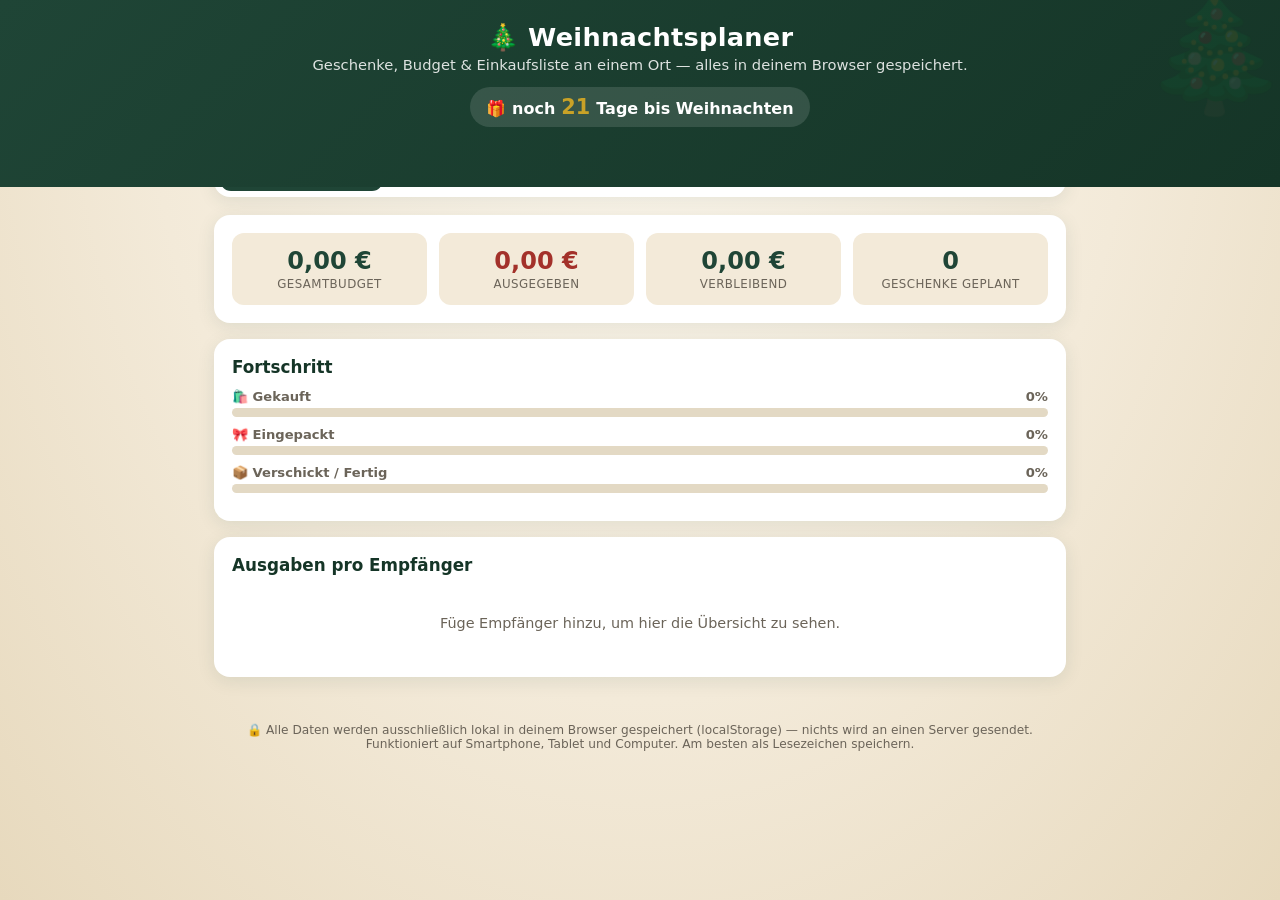
<file: weihnachtsgeschenke-tracker/index.html>
<!doctype html>
<html lang="de">
<head>
<meta charset="utf-8">
<meta name="viewport" content="width=device-width, initial-scale=1, viewport-fit=cover">
<title>Weihnachtsplaner — Geschenke, Budget & Einkaufsliste</title>
<link rel="icon" href="data:image/svg+xml,<svg xmlns=%22http://www.w3.org/2000/svg%22 viewBox=%220 0 100 100%22><text y=%22.9em%22 font-size=%2290%22>🎄</text></svg>">
<style>
  :root{
    --kraft:#f3ead9; --kraft-dark:#e7d9bd; --ink:#2c2a26;
    --pine:#1f4536; --pine-dark:#153527; --pine-light:#2f664e;
    --red:#a3312a; --red-dark:#852621; --gold:#c9a227;
    --card:#ffffff; --muted:#6b6459; --line:#e3d9c4;
    --radius:16px; --shadow:0 4px 18px rgba(31,69,54,.10);
    font-family:'Segoe UI', -apple-system, system-ui, sans-serif;
  }
  *{box-sizing:border-box;}
  body{
    margin:0; background:
      radial-gradient(ellipse at top, #fffaf0 0%, var(--kraft) 55%, var(--kraft-dark) 100%);
    color:var(--ink); min-height:100vh; padding-bottom:40px;
  }
  header{
    background:linear-gradient(135deg, var(--pine) 0%, var(--pine-dark) 100%);
    color:#fff; padding:22px 16px 60px; text-align:center; position:relative; overflow:hidden;
  }
  header::before{
    content:"🎄"; position:absolute; font-size:120px; opacity:.08; right:-10px; top:-20px;
  }
  header h1{ margin:0 0 4px; font-size:1.6rem; font-weight:800; letter-spacing:.3px; }
  header p{ margin:0; opacity:.85; font-size:.92rem; }
  .countdown{
    display:inline-flex; gap:6px; align-items:baseline; margin-top:14px; background:rgba(255,255,255,.12);
    padding:8px 16px; border-radius:999px; font-weight:700;
  }
  .countdown b{ font-size:1.3rem; color:var(--gold); }
  .wrap{ max-width:880px; margin:-38px auto 0; padding:0 14px; }
  nav{
    display:flex; gap:6px; background:var(--card); border-radius:var(--radius); box-shadow:var(--shadow);
    padding:6px; overflow-x:auto; margin-bottom:18px;
  }
  nav button{
    flex:1; white-space:nowrap; border:none; background:transparent; padding:10px 12px; border-radius:11px;
    font-size:.86rem; font-weight:700; color:var(--muted); cursor:pointer; transition:.15s;
  }
  nav button.active{ background:var(--pine); color:#fff; }
  section{ display:none; }
  section.active{ display:block; animation:fade .25s ease; }
  @keyframes fade{ from{opacity:0; transform:translateY(4px);} to{opacity:1; transform:translateY(0);} }
  .card{ background:var(--card); border-radius:var(--radius); box-shadow:var(--shadow); padding:18px; margin-bottom:16px; }
  .grid{ display:grid; grid-template-columns:repeat(auto-fit, minmax(150px,1fr)); gap:12px; }
  .stat{ text-align:center; padding:14px 8px; border-radius:12px; background:var(--kraft); }
  .stat .n{ font-size:1.5rem; font-weight:800; color:var(--pine); }
  .stat .l{ font-size:.74rem; color:var(--muted); text-transform:uppercase; letter-spacing:.4px; margin-top:2px; }
  .stat.red .n{ color:var(--red); }
  h2{ font-size:1.05rem; margin:0 0 12px; color:var(--pine-dark); }
  .progress-row{ margin-bottom:10px; }
  .progress-row .pl{ display:flex; justify-content:space-between; font-size:.82rem; margin-bottom:4px; color:var(--muted); font-weight:600; }
  .bar{ height:9px; background:var(--line); border-radius:6px; overflow:hidden; }
  .bar i{ display:block; height:100%; background:linear-gradient(90deg, var(--pine-light), var(--pine)); border-radius:6px; }
  table{ width:100%; border-collapse:collapse; font-size:.88rem; }
  th{ text-align:left; color:var(--muted); font-size:.74rem; text-transform:uppercase; letter-spacing:.4px; padding:6px 8px; border-bottom:2px solid var(--line); }
  td{ padding:9px 8px; border-bottom:1px solid var(--line); vertical-align:middle; }
  tr:last-child td{ border-bottom:none; }
  input, select{
    width:100%; padding:9px 10px; border:1.5px solid var(--line); border-radius:9px; font-size:.9rem;
    background:#fffefb; color:var(--ink); font-family:inherit;
  }
  input:focus, select:focus{ outline:none; border-color:var(--pine-light); }
  .form-row{ display:grid; grid-template-columns:repeat(auto-fit, minmax(130px,1fr)); gap:10px; margin-bottom:10px; }
  .btn{
    border:none; padding:10px 16px; border-radius:10px; font-weight:700; cursor:pointer; font-size:.88rem;
    background:var(--pine); color:#fff; transition:.15s;
  }
  .btn:hover{ background:var(--pine-dark); }
  .btn.red{ background:var(--red); } .btn.red:hover{ background:var(--red-dark); }
  .btn.ghost{ background:transparent; color:var(--pine); border:1.5px solid var(--pine); }
  .btn.sm{ padding:5px 10px; font-size:.76rem; border-radius:8px; }
  .btn.icon{ background:transparent; color:var(--red); padding:4px 8px; font-size:1rem; }
  .status-pill{
    display:inline-block; padding:4px 10px; border-radius:999px; font-size:.72rem; font-weight:800; text-transform:uppercase;
    letter-spacing:.3px;
  }
  .status-idee{ background:#eee; color:#777; }
  .status-gekauft{ background:#fde8c7; color:#8a5a00; }
  .status-eingepackt{ background:#d9ecff; color:#1f5fa8; }
  .status-verschickt{ background:#dcf3e2; color:#1f7a3d; }
  .empty{ text-align:center; color:var(--muted); padding:28px 10px; font-size:.9rem; }
  .list-row{ display:flex; align-items:center; justify-content:space-between; padding:11px 0; border-bottom:1px solid var(--line); gap:10px; }
  .list-row:last-child{ border-bottom:none; }
  .shop-check{ display:flex; align-items:center; gap:10px; }
  .shop-check input[type=checkbox]{ width:20px; height:20px; accent-color:var(--pine); }
  .tag{ font-size:.72rem; background:var(--kraft); color:var(--pine-dark); padding:3px 8px; border-radius:7px; font-weight:700; }
  footer{ text-align:center; color:var(--muted); font-size:.76rem; padding:30px 16px 10px; }
  .mini{ font-size:.78rem; color:var(--muted); }
  .section-title-row{ display:flex; justify-content:space-between; align-items:center; margin-bottom:12px; }
  .danger-zone{ border:1.5px dashed var(--red); border-radius:12px; padding:14px; margin-top:16px; }
  @media (max-width:480px){
    header h1{ font-size:1.3rem; }
    th:nth-child(4), td:nth-child(4){ display:none; }
  }
</style>
</head>
<body>

<header>
  <h1>🎄 Weihnachtsplaner</h1>
  <p>Geschenke, Budget & Einkaufsliste an einem Ort — alles in deinem Browser gespeichert.</p>
  <div class="countdown">🎁 noch <b id="cdDays">–</b> Tage bis Weihnachten</div>
</header>

<div class="wrap">
  <nav>
    <button class="tab-btn active" data-tab="dashboard">📊 Übersicht</button>
    <button class="tab-btn" data-tab="gifts">🎁 Geschenke</button>
    <button class="tab-btn" data-tab="recipients">👪 Empfänger</button>
    <button class="tab-btn" data-tab="shopping">🛒 Einkaufsliste</button>
    <button class="tab-btn" data-tab="settings">⚙️ Einstellungen</button>
  </nav>

  <section id="tab-dashboard" class="active">
    <div class="card">
      <div class="grid">
        <div class="stat"><div class="n" id="stBudget">–</div><div class="l">Gesamtbudget</div></div>
        <div class="stat red"><div class="n" id="stSpent">–</div><div class="l">Ausgegeben</div></div>
        <div class="stat"><div class="n" id="stLeft">–</div><div class="l">Verbleibend</div></div>
        <div class="stat"><div class="n" id="stCount">–</div><div class="l">Geschenke geplant</div></div>
      </div>
    </div>
    <div class="card">
      <h2>Fortschritt</h2>
      <div class="progress-row"><div class="pl"><span>🛍️ Gekauft</span><span id="pctGekauft">0%</span></div><div class="bar"><i id="barGekauft" style="width:0%"></i></div></div>
      <div class="progress-row"><div class="pl"><span>🎀 Eingepackt</span><span id="pctEingepackt">0%</span></div><div class="bar"><i id="barEingepackt" style="width:0%"></i></div></div>
      <div class="progress-row"><div class="pl"><span>📦 Verschickt / Fertig</span><span id="pctVerschickt">0%</span></div><div class="bar"><i id="barVerschickt" style="width:0%"></i></div></div>
    </div>
    <div class="card">
      <h2>Ausgaben pro Empfänger</h2>
      <div id="perRecipient"><div class="empty">Füge Empfänger hinzu, um hier die Übersicht zu sehen.</div></div>
    </div>
  </section>

  <section id="tab-gifts">
    <div class="card">
      <div class="section-title-row"><h2 style="margin:0">Geschenk hinzufügen</h2></div>
      <div class="form-row">
        <select id="giftRecipient"></select>
        <input id="giftName" placeholder="Geschenk (z. B. Kochbuch)">
        <input id="giftPrice" type="number" step="0.01" min="0" placeholder="Preis (€)">
        <select id="giftStatus">
          <option value="idee">Idee</option>
          <option value="gekauft">Gekauft</option>
          <option value="eingepackt">Eingepackt</option>
          <option value="verschickt">Verschickt</option>
        </select>
      </div>
      <input id="giftNote" placeholder="Notiz / Link (optional)" style="margin-bottom:10px">
      <button class="btn" id="btnAddGift">+ Geschenk hinzufügen</button>
    </div>
    <div class="card">
      <h2>Alle Geschenke</h2>
      <div id="giftsTableWrap"><div class="empty">Noch keine Geschenke — füge oben das erste hinzu 🎁</div></div>
    </div>
  </section>

  <section id="tab-recipients">
    <div class="card">
      <h2>Empfänger hinzufügen</h2>
      <div class="form-row">
        <input id="recName" placeholder="Name (z. B. Mama)">
        <input id="recBudget" type="number" step="0.01" min="0" placeholder="Budget für diese Person (€, optional)">
      </div>
      <button class="btn" id="btnAddRecipient">+ Empfänger hinzufügen</button>
    </div>
    <div class="card">
      <h2>Alle Empfänger</h2>
      <div id="recipientsList"><div class="empty">Noch niemand eingetragen.</div></div>
    </div>
  </section>

  <section id="tab-shopping">
    <div class="card">
      <h2>🛒 Noch zu kaufen</h2>
      <div id="shopToBuy"><div class="empty">Alles gekauft — gut gemacht! 🎉</div></div>
    </div>
    <div class="card">
      <h2>🎀 Noch einzupacken</h2>
      <div id="shopToWrap"><div class="empty">Nichts offen.</div></div>
    </div>
    <div class="card">
      <h2>📦 Noch zu verschicken / zu übergeben</h2>
      <div id="shopToSend"><div class="empty">Nichts offen.</div></div>
    </div>
  </section>

  <section id="tab-settings">
    <div class="card">
      <h2>Gesamtbudget</h2>
      <div class="form-row">
        <input id="setBudget" type="number" step="0.01" min="0" placeholder="z. B. 300">
        <select id="setCurrency">
          <option value="€">€ Euro</option>
          <option value="CHF">CHF</option>
          <option value="$">$ Dollar</option>
        </select>
      </div>
      <button class="btn" id="btnSaveSettings">Speichern</button>
    </div>
    <div class="card">
      <h2>Daten exportieren / importieren</h2>
      <p class="mini">Sichere deine Liste als Datei (z. B. um sie auf einem anderen Gerät weiter zu benutzen) oder lade eine gesicherte Datei wieder ein.</p>
      <div class="form-row">
        <button class="btn ghost" id="btnExport">⬇️ Als Datei sichern</button>
        <label class="btn ghost" style="text-align:center; cursor:pointer;">⬆️ Datei laden<input type="file" id="importFile" accept="application/json" style="display:none"></label>
      </div>
      <div class="danger-zone">
        <p class="mini" style="margin:0 0 10px"><b>Alles zurücksetzen.</b> Löscht alle Geschenke, Empfänger und Einstellungen unwiderruflich.</p>
        <button class="btn red sm" id="btnReset">🗑️ Alles löschen</button>
      </div>
    </div>
  </section>

  <footer>
    🔒 Alle Daten werden ausschließlich lokal in deinem Browser gespeichert (localStorage) — nichts wird an einen Server gesendet.<br>
    Funktioniert auf Smartphone, Tablet und Computer. Am besten als Lesezeichen speichern.
  </footer>
</div>

<script>
(function(){
  "use strict";
  var STORAGE_KEY = "wgt_data_v1";

  function uid(){ return Math.random().toString(36).slice(2,10) + Date.now().toString(36); }
  function fmtMoney(n){
    var c = state.currency || "€";
    var v = (Math.round((Number(n)||0)*100)/100).toFixed(2).replace(".", ",");
    return c === "€" ? v + " €" : c + " " + v;
  }
  function loadState(){
    try{
      var raw = localStorage.getItem(STORAGE_KEY);
      if (raw) return JSON.parse(raw);
    }catch(e){ console.error("Konnte gespeicherte Daten nicht lesen", e); }
    return { budget: 0, currency: "€", recipients: [], gifts: [] };
  }
  function saveState(){
    try{ localStorage.setItem(STORAGE_KEY, JSON.stringify(state)); }
    catch(e){ alert("Konnte nicht speichern — eventuell ist der Speicher deines Browsers voll."); }
  }

  var state = loadState();

  // ---------- Navigation ----------
  var tabBtns = Array.prototype.slice.call(document.querySelectorAll(".tab-btn"));
  tabBtns.forEach(function(btn){
    btn.addEventListener("click", function(){
      tabBtns.forEach(function(b){ b.classList.remove("active"); });
      btn.classList.add("active");
      Array.prototype.slice.call(document.querySelectorAll("section")).forEach(function(s){ s.classList.remove("active"); });
      document.getElementById("tab-" + btn.dataset.tab).classList.add("active");
    });
  });

  // ---------- Countdown ----------
  function updateCountdown(){
    var now = new Date();
    var year = now.getFullYear();
    var xmas = new Date(year, 11, 25);
    if (now > xmas) xmas = new Date(year + 1, 11, 25);
    var diffDays = Math.ceil((xmas - now) / (1000*60*60*24));
    document.getElementById("cdDays").textContent = diffDays;
  }

  // ---------- Derived helpers ----------
  function totalSpent(){
    return state.gifts.reduce(function(sum,g){ return sum + (Number(g.price)||0); }, 0);
  }
  function spentFor(recipientId){
    return state.gifts.filter(function(g){ return g.recipientId === recipientId; })
      .reduce(function(sum,g){ return sum + (Number(g.price)||0); }, 0);
  }
  function statusOrder(st){ return {idee:0, gekauft:1, eingepackt:2, verschickt:3}[st] || 0; }
  function recipientName(id){
    var r = state.recipients.find(function(x){ return x.id === id; });
    return r ? r.name : "—";
  }

  // ---------- Render: Dashboard ----------
  function renderDashboard(){
    var spent = totalSpent();
    document.getElementById("stBudget").textContent = fmtMoney(state.budget);
    document.getElementById("stSpent").textContent = fmtMoney(spent);
    document.getElementById("stLeft").textContent = fmtMoney((Number(state.budget)||0) - spent);
    document.getElementById("stCount").textContent = state.gifts.length;

    var total = state.gifts.length || 1;
    var nGekauft = state.gifts.filter(function(g){ return statusOrder(g.status) >= statusOrder("gekauft"); }).length;
    var nEingepackt = state.gifts.filter(function(g){ return statusOrder(g.status) >= statusOrder("eingepackt"); }).length;
    var nVerschickt = state.gifts.filter(function(g){ return statusOrder(g.status) >= statusOrder("verschickt"); }).length;
    function pct(n){ return Math.round((n/total)*100); }
    document.getElementById("pctGekauft").textContent = pct(nGekauft) + "%";
    document.getElementById("barGekauft").style.width = pct(nGekauft) + "%";
    document.getElementById("pctEingepackt").textContent = pct(nEingepackt) + "%";
    document.getElementById("barEingepackt").style.width = pct(nEingepackt) + "%";
    document.getElementById("pctVerschickt").textContent = pct(nVerschickt) + "%";
    document.getElementById("barVerschickt").style.width = pct(nVerschickt) + "%";

    var wrap = document.getElementById("perRecipient");
    if (!state.recipients.length){
      wrap.innerHTML = '<div class="empty">Füge Empfänger hinzu, um hier die Übersicht zu sehen.</div>';
    } else {
      wrap.innerHTML = state.recipients.map(function(r){
        var s = spentFor(r.id);
        var budget = Number(r.budget)||0;
        var pct = budget > 0 ? Math.min(100, Math.round((s/budget)*100)) : (s>0 ? 100 : 0);
        return '<div class="progress-row"><div class="pl"><span>' + escapeHtml(r.name) + '</span>' +
          '<span>' + fmtMoney(s) + (budget ? ' / ' + fmtMoney(budget) : '') + '</span></div>' +
          '<div class="bar"><i style="width:' + pct + '%; background:' + (budget && s > budget ? 'var(--red)' : 'linear-gradient(90deg, var(--pine-light), var(--pine))') + '"></i></div></div>';
      }).join("");
    }
  }

  function escapeHtml(s){
    return String(s==null?"":s).replace(/[&<>"']/g, function(c){
      return {"&":"&amp;","<":"&lt;",">":"&gt;","\"":"&quot;","'":"&#39;"}[c];
    });
  }

  // ---------- Render: Gifts ----------
  function renderGiftRecipientSelect(){
    var sel = document.getElementById("giftRecipient");
    sel.innerHTML = state.recipients.length
      ? state.recipients.map(function(r){ return '<option value="'+r.id+'">'+escapeHtml(r.name)+'</option>'; }).join("")
      : '<option value="">(zuerst Empfänger anlegen)</option>';
  }

  function statusLabel(st){
    return {idee:"Idee", gekauft:"Gekauft", eingepackt:"Eingepackt", verschickt:"Verschickt"}[st] || st;
  }

  function renderGifts(){
    var wrap = document.getElementById("giftsTableWrap");
    if (!state.gifts.length){
      wrap.innerHTML = '<div class="empty">Noch keine Geschenke — füge oben das erste hinzu 🎁</div>';
      return;
    }
    var rows = state.gifts.map(function(g){
      return '<tr>' +
        '<td>'+escapeHtml(recipientName(g.recipientId))+'</td>' +
        '<td>'+escapeHtml(g.name)+(g.note ? '<br><span class="mini">'+escapeHtml(g.note)+'</span>' : '')+'</td>' +
        '<td>'+fmtMoney(g.price)+'</td>' +
        '<td><select data-act="status" data-id="'+g.id+'" class="status-select">' +
          ["idee","gekauft","eingepackt","verschickt"].map(function(s){
            return '<option value="'+s+'"'+(g.status===s?' selected':'')+'>'+statusLabel(s)+'</option>';
          }).join("") +
        '</select></td>' +
        '<td><button class="btn icon" data-act="del-gift" data-id="'+g.id+'">✕</button></td>' +
      '</tr>';
    }).join("");
    wrap.innerHTML = '<table><thead><tr><th>Für</th><th>Geschenk</th><th>Preis</th><th>Status</th><th></th></tr></thead><tbody>'+rows+'</tbody></table>';
  }

  // ---------- Render: Recipients ----------
  function renderRecipients(){
    var wrap = document.getElementById("recipientsList");
    if (!state.recipients.length){
      wrap.innerHTML = '<div class="empty">Noch niemand eingetragen.</div>';
      return;
    }
    wrap.innerHTML = state.recipients.map(function(r){
      var s = spentFor(r.id);
      return '<div class="list-row"><div><b>'+escapeHtml(r.name)+'</b><br><span class="mini">'+fmtMoney(s)+(r.budget?(' von '+fmtMoney(r.budget)):'')+'</span></div>' +
        '<button class="btn icon" data-act="del-recipient" data-id="'+r.id+'">✕</button></div>';
    }).join("");
  }

  // ---------- Render: Shopping list ----------
  function renderShopping(){
    function section(elId, filterFn, markLabel, nextStatus){
      var items = state.gifts.filter(filterFn);
      var el = document.getElementById(elId);
      if (!items.length){ el.innerHTML = '<div class="empty">Nichts offen. 🎉</div>'; return; }
      el.innerHTML = items.map(function(g){
        return '<div class="list-row"><div class="shop-check">' +
          '<input type="checkbox" data-act="advance" data-id="'+g.id+'" data-next="'+nextStatus+'">' +
          '<span>'+escapeHtml(g.name)+' <span class="tag">'+escapeHtml(recipientName(g.recipientId))+'</span></span></div>' +
          '<span class="mini">'+fmtMoney(g.price)+'</span></div>';
      }).join("");
    }
    section("shopToBuy", function(g){ return g.status === "idee"; }, "kaufen", "gekauft");
    section("shopToWrap", function(g){ return g.status === "gekauft"; }, "einpacken", "eingepackt");
    section("shopToSend", function(g){ return g.status === "eingepackt"; }, "verschicken", "verschickt");
  }

  function renderAll(){
    renderDashboard();
    renderGiftRecipientSelect();
    renderGifts();
    renderRecipients();
    renderShopping();
  }

  // ---------- Events: Gifts ----------
  document.getElementById("btnAddGift").addEventListener("click", function(){
    var recipientId = document.getElementById("giftRecipient").value;
    var name = document.getElementById("giftName").value.trim();
    var price = document.getElementById("giftPrice").value;
    var status = document.getElementById("giftStatus").value;
    var note = document.getElementById("giftNote").value.trim();
    if (!recipientId){ alert("Lege zuerst einen Empfänger an (Tab \"Empfänger\")."); return; }
    if (!name){ alert("Gib einen Namen für das Geschenk ein."); return; }
    state.gifts.push({ id: uid(), recipientId: recipientId, name: name, price: price || 0, status: status, note: note });
    saveState();
    document.getElementById("giftName").value = "";
    document.getElementById("giftPrice").value = "";
    document.getElementById("giftNote").value = "";
    renderAll();
  });

  document.getElementById("giftsTableWrap").addEventListener("change", function(e){
    var t = e.target;
    if (t.dataset.act === "status"){
      var g = state.gifts.find(function(x){ return x.id === t.dataset.id; });
      if (g){ g.status = t.value; saveState(); renderDashboard(); renderShopping(); }
    }
  });
  document.getElementById("giftsTableWrap").addEventListener("click", function(e){
    var t = e.target.closest("[data-act='del-gift']");
    if (t){
      state.gifts = state.gifts.filter(function(g){ return g.id !== t.dataset.id; });
      saveState(); renderAll();
    }
  });

  // ---------- Events: Recipients ----------
  document.getElementById("btnAddRecipient").addEventListener("click", function(){
    var name = document.getElementById("recName").value.trim();
    var budget = document.getElementById("recBudget").value;
    if (!name){ alert("Gib einen Namen ein."); return; }
    state.recipients.push({ id: uid(), name: name, budget: budget || 0 });
    saveState();
    document.getElementById("recName").value = "";
    document.getElementById("recBudget").value = "";
    renderAll();
  });
  document.getElementById("recipientsList").addEventListener("click", function(e){
    var t = e.target.closest("[data-act='del-recipient']");
    if (t){
      if (state.gifts.some(function(g){ return g.recipientId === t.dataset.id; })){
        if (!confirm("Diese Person hat schon Geschenke zugeordnet. Diese Geschenke bleiben, aber ohne Empfänger. Trotzdem löschen?")) return;
      }
      state.recipients = state.recipients.filter(function(r){ return r.id !== t.dataset.id; });
      saveState(); renderAll();
    }
  });

  // ---------- Events: Shopping checkboxes ----------
  ["shopToBuy","shopToWrap","shopToSend"].forEach(function(id){
    document.getElementById(id).addEventListener("change", function(e){
      var t = e.target;
      if (t.dataset.act === "advance" && t.checked){
        var g = state.gifts.find(function(x){ return x.id === t.dataset.id; });
        if (g){ g.status = t.dataset.next; saveState(); renderAll(); }
      }
    });
  });

  // ---------- Settings ----------
  document.getElementById("setBudget").value = state.budget || "";
  document.getElementById("setCurrency").value = state.currency || "€";
  document.getElementById("btnSaveSettings").addEventListener("click", function(){
    state.budget = document.getElementById("setBudget").value || 0;
    state.currency = document.getElementById("setCurrency").value;
    saveState(); renderAll();
    var b = document.getElementById("btnSaveSettings");
    var old = b.textContent; b.textContent = "Gespeichert ✓";
    setTimeout(function(){ b.textContent = old; }, 1500);
  });

  document.getElementById("btnExport").addEventListener("click", function(){
    var blob = new Blob([JSON.stringify(state, null, 2)], { type: "application/json" });
    var a = document.createElement("a");
    a.href = URL.createObjectURL(blob);
    a.download = "weihnachtsplaner-" + new Date().toISOString().slice(0,10) + ".json";
    a.click();
  });
  document.getElementById("importFile").addEventListener("change", function(e){
    var file = e.target.files[0];
    if (!file) return;
    var reader = new FileReader();
    reader.onload = function(){
      try{
        var data = JSON.parse(String(reader.result));
        if (!data || !Array.isArray(data.gifts) || !Array.isArray(data.recipients)) throw new Error("Ungültiges Format");
        state = data;
        saveState(); renderAll();
        document.getElementById("setBudget").value = state.budget || "";
        document.getElementById("setCurrency").value = state.currency || "€";
        alert("Daten erfolgreich geladen ✓");
      }catch(err){ alert("Konnte die Datei nicht lesen — ist es die richtige Sicherungsdatei?"); }
    };
    reader.readAsText(file);
  });
  document.getElementById("btnReset").addEventListener("click", function(){
    if (confirm("Wirklich ALLES löschen? Das kann nicht rückgängig gemacht werden.")){
      state = { budget: 0, currency: "€", recipients: [], gifts: [] };
      saveState(); renderAll();
      document.getElementById("setBudget").value = "";
    }
  });

  updateCountdown();
  renderAll();
})();
</script>
</body>
</html>
</file>
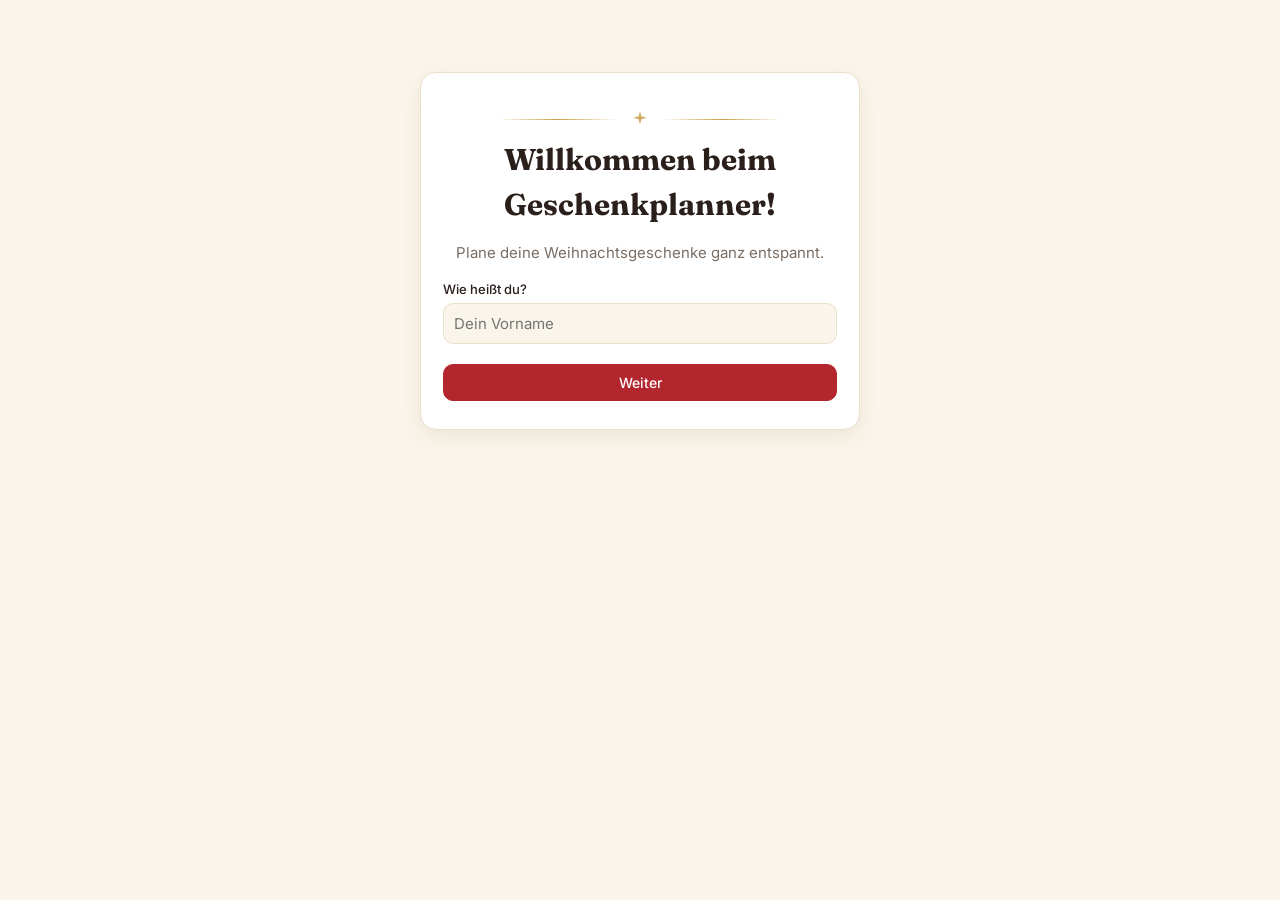
<file: weihnachtszauber/index.html>
<!DOCTYPE html><html lang="de"><head><meta charset="utf-8"><meta name="viewport" content="width=device-width, initial-scale=1, viewport-fit=cover"><title>Geschenkplanner</title>
<link rel="manifest" href="manifest.json">
<link rel="icon" href="favicon.ico" sizes="any">
<link rel="icon" type="image/png" sizes="192x192" href="icon-192.png">
<link rel="apple-touch-icon" href="apple-touch-icon.png">
<meta name="apple-mobile-web-app-capable" content="yes">
<meta name="apple-mobile-web-app-status-bar-style" content="black-translucent">
<meta name="apple-mobile-web-app-title" content="Geschenkplanner">
<meta name="mobile-web-app-capable" content="yes">
<meta name="application-name" content="Geschenkplanner">
<meta name="theme-color" content="#1f4a36">
<meta name="description" content="Geschenke, Budget & Einkaufsliste für Weihnachten – alles in deinem Browser gespeichert, ohne Konto, ohne Server.">
<link href="https://fonts.googleapis.com/css2?family=Fraunces:wght@600;800&family=Inter:wght@400;500;600&display=swap" rel="stylesheet">
<style>
*{box-sizing:border-box}
:root{--bg:#faf5ea;--cd:#fff;--tx:#2a1f1a;--mu:#7a6d63;--rd:#b3262e;--gn:#1f4a36;--gd:#c9a043;--ln:#eadfca;--sh:0 6px 20px #4a2e1214;--hd:'Fraunces',Georgia,serif;--bd:'Inter',system-ui,sans-serif;padding-top:env(safe-area-inset-top,0px);padding-bottom:env(safe-area-inset-bottom,0px)}
:root[data-theme=dark]{--bg:#0e1c15;--cd:#16291f;--tx:#f3ead8;--mu:#a9a08c;--rd:#e0636b;--gn:#6fb58c;--gd:#e3b95a;--ln:#27402f;--sh:0 6px 20px #0006}
html,body{margin:0;max-width:100%;overflow-x:hidden}
body{font:15px/1.5 var(--bd);background:var(--bg);color:var(--tx);padding-bottom:76px}
h1,h2,h3{font-family:var(--hd);margin:0 0 .4em;color:var(--tx)}
header{position:sticky;top:env(safe-area-inset-top,0px);z-index:5;display:flex;align-items:center;gap:12px;padding:10px 18px;background:var(--cd);border-bottom:1px solid var(--ln)}
.lg{font:600 19px var(--hd);white-space:nowrap}
nav{display:flex;gap:6px;margin:0 auto}
nav button{border:1px solid var(--ln);background:var(--bg);color:var(--tx);border-radius:99px;padding:7px 13px;font:500 13px var(--bd);cursor:pointer;display:flex;gap:6px;align-items:center}
nav button.on{background:var(--rd);border-color:var(--rd);color:#fff}
.sy{margin-left:auto;font-size:12px;color:var(--gn);white-space:nowrap}
main{max-width:1100px;margin:0 auto;padding:18px}
.hero{border-radius:20px;background:linear-gradient(135deg,var(--cd),var(--bg));border:1px solid var(--ln);box-shadow:var(--sh);padding:0 22px 20px;overflow:hidden;margin-bottom:16px}
.gar{display:flex;align-items:center;justify-content:center;gap:14px;padding:10px 0;color:var(--gd)}
.gar i{flex:1;max-width:120px;height:1px;background:linear-gradient(90deg,transparent,var(--gd),transparent)}
.gar svg{flex:0 0 auto;width:16px;height:16px;opacity:.85}
.hero small{font:italic 15px var(--hd);color:var(--rd)}.hero h1{font-size:clamp(26px,5vw,38px);margin:0}
.cdn{font:italic 600 19px var(--hd);color:var(--rd);margin-top:6px}
.g4{display:grid;grid-template-columns:repeat(auto-fit,minmax(150px,1fr));gap:12px;margin-bottom:12px}
.g3{display:grid;grid-template-columns:repeat(auto-fit,minmax(200px,1fr));gap:12px;margin-bottom:12px}
.card,.kp>div{background:var(--cd);border:1px solid var(--ln);border-radius:16px;box-shadow:var(--sh);padding:14px 16px}
.kp>div{padding:12px 14px}.kp{display:grid;grid-template-columns:repeat(auto-fit,minmax(150px,1fr));gap:12px;margin-bottom:12px}
.kp span{display:block;font-size:12px;color:var(--mu)}.kp b{font:600 22px var(--hd)}
.ring{text-align:center}.ring svg{width:110px;height:110px}.ring text{font:600 17px var(--hd);fill:var(--tx)}
.rb{fill:none;stroke:var(--ln);stroke-width:7}.rf{fill:none;stroke-width:7;stroke-linecap:round;animation:rg 1s ease-out}
@keyframes rg{from{stroke-dasharray:0 214}}
@media(prefers-reduced-motion:reduce){.rf{animation:none}}
.chart{display:flex;gap:14px;overflow-x:auto;padding:6px 2px}
.bg{text-align:center;min-width:46px}.bp{display:flex;align-items:flex-end;justify-content:center;gap:3px;height:120px}
.bp i{width:15px;border-radius:5px 5px 0 0;min-height:2px;display:block}.gd{background:var(--gd)}.gn{background:var(--gn)}.rd{background:var(--rd)}
.bg small{font-size:11px;color:var(--mu)}
.lgd{font-size:12px;color:var(--mu);margin-top:6px}.lgd i{display:inline-block;width:10px;height:10px;border-radius:3px;margin:0 4px 0 10px}
.pb{height:9px;background:var(--ln);border-radius:9px;overflow:hidden;margin:8px 0}.pb i{display:block;height:100%;border-radius:9px;transition:width .6s}
.mu,small{color:var(--mu)}.wa{background:#b3262e1a;color:var(--rd);border-radius:10px;padding:8px 10px;font-weight:600;font-size:13px}
.rw{display:flex;justify-content:space-between;align-items:center;gap:8px;flex-wrap:wrap}
.tg{font:500 11px var(--bd);font-style:normal;background:var(--ln);border-radius:99px;padding:2px 9px;color:var(--tx)}
.bt,.sm{border:1px solid var(--ln);background:var(--cd);color:var(--tx);border-radius:10px;padding:9px 14px;font:500 14px var(--bd);cursor:pointer}
.sm{padding:5px 10px;font-size:12px}.bt.pr{background:var(--rd);border-color:var(--rd);color:#fff}.sm.rd{color:var(--rd);background:var(--cd)}
button:focus-visible,input:focus-visible,select:focus-visible{outline:2px solid var(--gd);outline-offset:2px}
label{display:block;font-size:13px;font-weight:500;margin-bottom:10px}
input:not([type=checkbox]),select,textarea{width:100%;margin-top:4px;padding:10px;border:1px solid var(--ln);border-radius:10px;background:var(--bg);color:var(--tx);font:15px var(--bd)}
.r2{display:grid;grid-template-columns:1fr 1fr;gap:10px}.ck{display:flex;gap:14px;flex-wrap:wrap}.ck label{display:flex;gap:6px;align-items:center}
.tb{display:grid;grid-template-columns:repeat(auto-fit,minmax(130px,1fr));gap:8px;margin:10px 0}.tb input,.tb select{margin:0}
table{width:100%;border-collapse:collapse;font-size:13px}th{text-align:left;font-size:12px;color:var(--mu);padding:8px 6px;border-bottom:1px solid var(--ln)}
td{padding:9px 6px;border-bottom:1px solid var(--ln);vertical-align:top}tr.dn td:first-child b,tr.dn td:nth-child(2){text-decoration:line-through;opacity:.6}td small{display:block}
.ov{color:var(--rd);font-weight:600}.pl{border-radius:99px;padding:2px 9px;font-size:11px;font-weight:600;background:var(--ln)}.pl.sVerschenkt{background:var(--gn);color:#fff}.pl.sVerpackt{background:var(--gd);color:#2a1f1a}.pl.sGekauft{background:#b3262e22;color:var(--rd)}
.grid{display:grid;grid-template-columns:repeat(auto-fill,minmax(250px,1fr));gap:12px}
.li{display:flex;justify-content:space-between;gap:8px;padding:7px 0;border-bottom:1px dashed var(--ln)}.li label{margin:0;display:flex;gap:8px;font-weight:400}
.st{color:var(--gd);letter-spacing:2px;font-size:16px}
.ov2{position:fixed;inset:0;background:#000a;display:flex;align-items:center;justify-content:center;padding:14px;z-index:20}
.mo{background:var(--cd);border-radius:18px;padding:20px;width:100%;max-width:520px;max-height:90vh;overflow:auto}.ac{display:flex;justify-content:flex-end;gap:8px;margin-top:12px}
#t{position:fixed;left:0;right:0;bottom:84px;display:flex;flex-direction:column;align-items:center;gap:6px;z-index:30;pointer-events:none}
.ts{background:var(--gn);color:#fff;padding:10px 16px;border-radius:12px;box-shadow:var(--sh);font-size:14px;max-width:92%}.ts.er{background:var(--rd)}
.auth{max-width:440px;margin:8vh auto;padding:28px 22px;text-align:center}.auth .bt{width:100%;margin-top:10px}
.sec{margin-bottom:14px}
@media(max-width:760px){
nav{position:fixed;bottom:0;left:0;right:0;margin:0;background:var(--cd);border-top:1px solid var(--ln);padding:6px 4px calc(6px + env(safe-area-inset-bottom,0px));gap:0;z-index:6}
nav button{flex:1;flex-direction:column;gap:0;border:0;border-radius:10px;font-size:9px;padding:5px 1px;background:none;min-width:0}nav button span{font-size:19px}
.r2{grid-template-columns:1fr}
thead{display:none}tr{display:block;background:var(--cd);border:1px solid var(--ln);border-radius:14px;margin-bottom:10px;padding:6px 10px}
td{display:flex;justify-content:space-between;gap:10px;border:0;padding:4px 0;text-align:right}td::before{content:attr(data-l);color:var(--mu);font-size:12px;text-align:left}}
@media print{header,nav,.np,#t{display:none!important}body{background:#fff;color:#000}}
</style></head><body><div id="app"></div><div id="m"></div><div id="t"></div>
<script>
const $=s=>document.querySelector(s),E=s=>String(s??'').replace(/[&<>"']/g,c=>({'&':'&amp;','<':'&lt;','>':'&gt;','"':'&quot;',"'":'&#39;'}[c]));
const mem={},ST={get(k){try{return localStorage.getItem(k)}catch(x){return mem[k]??null}},set(k,v){try{localStorage.setItem(k,v)}catch(x){mem[k]=v}},del(k){try{localStorage.removeItem(k)}catch(x){delete mem[k]}}};
let U=JSON.parse(ST.get('wz_u')||'{}'),sid=ST.get('wz_s'),d=null,tab='dash',F={q:'',cat:'',b:'',w:'',s:'',o:''},as={st:0,name:'',mode:''},okfn=null;
const CATS=['Familie','Freunde','Kinder','Kollegen','Partner','Sonstige'],CUR=['EUR','CHF','GBP','USD'],DL=['Persönlich','Post / Paket','Abholung'];
const NAV=[['dash','📊','Dashboard'],['gifts','🎁','Geschenke'],['recips','🧦','Empfänger'],['ideas','💡','Ideenbank'],['shop','🛍️','Einkaufsliste'],['set','⚙️','Einstellungen']];
const uid=()=>Math.random().toString(36).slice(2,9),slug=s=>s.trim().toLowerCase().replace(/\s+/g,'-');
const STAR='<svg viewBox="0 0 24 24" fill="currentColor"><path d="M12 0l2.1 8 7.9 2.1-7.9 2.1-2.1 7.8-2.1-7.8L2 10.1 9.9 8z"/></svg>',DIV=`<div class="gar"><i></i>${STAR}<i></i></div>`;
const sha=async t=>{try{const b=await crypto.subtle.digest('SHA-256',new TextEncoder().encode(t));return[...new Uint8Array(b)].map(x=>x.toString(16).padStart(2,'0')).join('')}catch(x){return btoa(unescape(encodeURIComponent(t)))}};
const save=()=>{if(sid)ST.set('wz_d_'+sid,JSON.stringify(d))},saveU=()=>ST.set('wz_u',JSON.stringify(U));
const fm=n=>new Intl.NumberFormat('de-DE',{style:'currency',currency:d?d.cur:'EUR'}).format(+n||0);
const fd=s=>new Date(s+'T00:00:00').toLocaleDateString('de-DE',{day:'2-digit',month:'long',year:'numeric'});
const R=id=>d.recips.find(r=>r.id===id),G=()=>d.gifts.filter(g=>!g.arch),spent=rid=>G().filter(g=>g.rid===rid&&g.b).reduce((s,g)=>s+(+g.pr||0),0);
const opt=(a,v)=>a.map(x=>`<option ${x===v?'selected':''}>${x}</option>`).join(''),ropt=v=>d.recips.map(r=>`<option value="${r.id}" ${r.id===v?'selected':''}>${E(r.name)}</option>`).join('');
const stat=g=>g.s?'Verschenkt':g.w?'Verpackt':g.b?'Gekauft':'Offen';
const mk=n=>({name:n,date:new Date().getFullYear()+'-12-25',cur:'EUR',dark:matchMedia('(prefers-color-scheme:dark)').matches,recips:[],gifts:[],ideas:[],seasons:[],year:new Date().getFullYear()});
function toast(m,er){const t=document.createElement('div');t.className='ts'+(er?' er':'');t.textContent=m;$('#t').append(t);setTimeout(()=>t.remove(),2800)}
function modal(t,body,ok,lb){$('#m').innerHTML=`<div class="ov2"><div class="mo" role="dialog"><h3>${t}</h3><form id="mf" onsubmit="return false">${body}</form><div class="ac"><button class="bt" data-a="x">Abbrechen</button>${ok?`<button class="bt pr" data-a="ok">${lb||'Speichern'}</button>`:''}</div></div></div>`;okfn=ok}
const fdat=()=>Object.fromEntries(new FormData($('#mf')));
function dl(name,txt,type){try{const a=document.createElement('a');a.href=URL.createObjectURL(new Blob([txt],{type}));a.download=name;a.click();toast('Datei wurde exportiert.')}catch(x){toast('Der Export ist hier nicht möglich.',1)}}
function csv(rows){return '\ufeff'+rows.map(r=>r.map(c=>`"${String(c??'').replace(/"/g,'""')}"`).join(';')).join('\n')}
function render(){document.documentElement.dataset.theme=d&&d.dark?'dark':'light';if(!d)return auth();
$('#app').innerHTML=`<header><div class="lg">Geschenkplanner</div><nav>${NAV.map(n=>`<button data-a="tab" data-i="${n[0]}" class="${tab===n[0]?'on':''}" title="${n[2]}"><span>${n[1]}</span>${n[2]}</button>`).join('')}</nav><span class="sy" id="sy">${navigator.onLine?'● Online':'● Offline'}</span></header><main>${({dash,gifts:giftsV,recips:recV,ideas:ideaV,shop:shopV,set:setV})[tab]()}</main>`;if(tab==='gifts')gt()}
function auth(){const s=as.st;let h='';
if(s===0)h=`${DIV}<h1>Willkommen beim Geschenkplanner!</h1><p class="mu">Plane deine Weihnachtsgeschenke ganz entspannt.</p><label style="text-align:left">Wie heißt du?<input id="nm" placeholder="Dein Vorname" autocomplete="given-name"></label><button class="bt pr" data-a="w1">Weiter</button>`;
else if(s===1)h=`<h1>Hallo, ${E(as.name)}!</h1><p class="mu">Wie möchtest du starten?</p><button class="bt pr" data-a="mo" data-i="new">Neues Konto erstellen</button><button class="bt" data-a="mo" data-i="in">Mit bestehendem Konto anmelden</button><button class="bt" data-a="mo" data-i="loc">Ohne Konto lokal verwenden</button><button class="sm" style="margin-top:14px" data-a="bk">Zurück</button>`;
else h=`<h1>${as.mode==='new'?'Neues Konto':'Anmelden'}</h1><form onsubmit="return false" style="text-align:left"><label>Dein Name<input id="ln" value="${E(as.name)}"></label><label>Passwort<input id="pw" type="password" autocomplete="${as.mode==='new'?'new-password':'current-password'}"></label>${as.mode==='new'?'<label>Passwort wiederholen<input id="p2" type="password"></label><p class="mu" style="font-size:12px">Mindestens 6 Zeichen. Deine Daten bleiben privat auf diesem Gerät.</p>':''}</form><button class="bt pr" data-a="go">${as.mode==='new'?'Konto erstellen':'Anmelden'}</button><button class="sm" style="margin-top:14px" data-a="bk">Zurück</button>`;
$('#app').innerHTML=`<div class="card auth">${h}</div>`}
async function login(id,isNew){sid=id;ST.set('wz_s',id);saveU();d=JSON.parse(ST.get('wz_d_'+id)||'null')||mk(U[id].name);save();tab='dash';render();toast(isNew?'Dein Konto wurde erstellt.':'Willkommen zurück, '+d.name+'!');
if(isNew)modal('Beispielsaison laden?','<p>Möchtest du Beispieldaten (Mama, Papa, Anna, Max, Oma) laden? Du kannst sie jederzeit in den Einstellungen löschen.</p>',()=>{sample();save();render();toast('Beispieldaten wurden geladen.')},'Ja, laden')}
function sample(){const m=(n,c,b)=>({id:uid(),name:n,cat:c,bu:b,ex:1}),r=[m('Mama','Familie',100),m('Papa','Familie',120),m('Anna','Partner',150),m('Max','Kinder',80),m('Oma','Familie',60)];d.recips.push(...r);
const g=(i,n,st,bu,pr,b,w,s,dl)=>({id:uid(),rid:r[i].id,n,st,l:'',bu,pr,b,w,s,dl,ad:'',no:'',up:Date.now()-i*36e5,ex:1});
d.gifts.push(g(0,'Seidenschal','Breuninger',60,58,1,1,0,DL[0]),g(0,'Parfum','Douglas',40,34,1,0,0,DL[0]),g(1,'Lederbrieftasche','Galeria',70,75,1,1,1,DL[0]),g(1,'Grillset','OBI',50,0,0,0,0,DL[0]),g(2,'Armband','Amazon',100,0,0,0,0,DL[1]),g(2,'Wellness-Wochenende','Etsy',50,0,0,0,0,DL[0]),g(3,'LEGO-Set','Lego.com',60,59,1,0,0,DL[1]),g(4,'Strickdecke','Otto',60,0,0,0,0,DL[1]));
d.ideas.push({id:uid(),n:'Kochbuch',w:r[0].id,pr:25,l:'',c:'Familie',p:2,no:'',ex:1});d.sample=1}
function ring(t,ic,n,tot,c){const p=tot?Math.round(n/tot*100):0;return`<div class="card ring"><small>${ic} ${t}</small><svg viewBox="0 0 80 80"><circle class="rb" cx="40" cy="40" r="34"/><circle class="rf" cx="40" cy="40" r="34" stroke="${c}" stroke-dasharray="${213.6*p/100} 214" transform="rotate(-90 40 40)"/><text x="40" y="46" text-anchor="middle">${p}%</text></svg><div><small>${n} von ${tot} erledigt</small></div></div>`}
function dash(){const g=G(),n=g.length,tb=d.recips.reduce((s,r)=>s+(+r.bu||0),0),ts=g.filter(x=>x.b).reduce((s,x)=>s+(+x.pr||0),0),dn=k=>g.filter(x=>x[k]).length,
days=Math.ceil((new Date(d.date+'T00:00:00')-new Date().setHours(0,0,0,0))/864e5),rs=d.recips.map(r=>({r,sp:spent(r.id)})),mx=Math.max(1,...rs.map(x=>Math.max(x.sp,+x.r.bu||0))),over=rs.filter(x=>x.sp>x.r.bu),
todo=g.filter(x=>!x.b),rec=[...g].sort((a,b)=>(b.up||0)-(a.up||0)).slice(0,5),pr=n?Math.round((dn('b')+dn('w')+dn('s'))/(3*n)*100):0;
const cd=days>0?`Noch ${days} ${days===1?'Tag':'Tage'} bis Weihnachten!`:days===0?'Heute ist Weihnachten! 🎅':'Die Weihnachtszeit ist vorbei.';
return`<div class="hero">${DIV}<small>Deine Weihnachtszeit</small><h1>Weihnachten ${new Date(d.date).getFullYear()}</h1><div class="cdn">${cd}</div><small>${fd(d.date)} · Hallo, ${E(d.name)}</small></div>
<div class="kp"><div><span>Gesamtbudget</span><b>${fm(tb)}</b></div><div><span>Bisher ausgegeben</span><b>${fm(ts)}</b></div><div><span>Noch verfügbar</span><b>${fm(tb-ts)}</b></div><div><span>Geschenke gesamt</span><b>${n}</b></div></div>
<div class="g3">${ring('Gekauft','🎁',dn('b'),n,'var(--rd)')}${ring('Verpackt','🎀',dn('w'),n,'var(--gd)')}${ring('Verschickt / Übergeben','🛷',dn('s'),n,'var(--gn)')}</div>
<div class="card sec"><h3>Budget vs. tatsächliche Ausgaben</h3>${rs.length?`<div class="chart">${rs.map(x=>`<div class="bg"><div class="bp"><i class="gd" style="height:${x.r.bu/mx*100}%"></i><i class="${x.sp>x.r.bu?'rd':'gn'}" style="height:${x.sp/mx*100}%"></i></div><small>${E(x.r.name)}</small></div>`).join('')}</div><div class="lgd"><i class="gd"></i>Geplantes Budget<i class="gn"></i>Innerhalb des Budgets<i class="rd"></i>Überschritten</div>`:'<p class="mu">Lege Empfänger an, um den Vergleich zu sehen.</p>'}</div>
<div class="g3"><div class="card"><h3>Budget überschritten</h3>${over.length?over.map(x=>`<p class="wa">${E(x.r.name)}: +${fm(x.sp-x.r.bu)}</p>`).join(''):'<p class="mu">Alles im grünen Bereich. 🎄</p>'}</div>
<div class="card"><h3>Noch zu kaufen</h3>${todo.length?todo.slice(0,5).map(x=>`<div class="li"><span>${E(x.n)} <small>für ${E(R(x.rid)?.name)}</small></span></div>`).join('')+(todo.length>5?`<small>und ${todo.length-5} weitere</small>`:''):'<p class="mu">Alles gekauft! 🎁</p>'}</div>
<div class="card"><h3>Zuletzt aktualisiert</h3>${rec.length?rec.map(x=>`<div class="li"><span>${E(x.n)}</span><span class="pl s${stat(x)}">${stat(x)}</span></div>`).join(''):'<p class="mu">Noch keine Geschenke.</p>'}</div></div>
<div class="card"><h3>Fortschritt der Weihnachtsplanung: ${pr} %</h3><div class="pb"><i class="gn" style="width:${pr}%"></i></div></div>`}
const sel=(f,l,o)=>`<select data-f="${f}" aria-label="${l}"><option value="">${l}</option>${o}</select>`,yn=(f,l)=>sel(f,l+': alle',`<option value="1" ${F[f]==='1'?'selected':''}>${l}</option><option value="0" ${F[f]==='0'?'selected':''}>Nicht ${l.toLowerCase()}</option>`);
function giftsV(){return`<div class="rw"><h2>Geschenke</h2><button class="bt pr" data-a="ga">+ Geschenk hinzufügen</button></div><div class="tb"><input data-f="q" placeholder="Suche nach Empfänger oder Geschenk" value="${E(F.q)}">${sel('cat','Alle Kategorien',CATS.map(c=>`<option ${F.cat===c?'selected':''}>${c}</option>`).join(''))}${yn('b','Gekauft')}${yn('w','Verpackt')}${yn('s','Verschickt')}${sel('o','Sortierung: neueste',['price|Preis','rec|Empfänger','st|Status'].map(x=>x.split('|')).map(x=>`<option value="${x[0]}" ${F.o===x[0]?'selected':''}>${x[1]}</option>`).join(''))}</div><div class="card" id="gt"></div>`}
function gt(){const q=F.q.toLowerCase(),sc=g=>g.s?3:g.w?2:g.b?1:0;let a=G().filter(g=>{const r=R(g.rid)||{};return(!q||(r.name||'').toLowerCase().includes(q)||g.n.toLowerCase().includes(q))&&(!F.cat||r.cat===F.cat)&&['b','w','s'].every(k=>!F[k]||(F[k]==='1')===!!g[k])});
if(F.o==='price')a.sort((x,y)=>(y.pr||0)-(x.pr||0));if(F.o==='rec')a.sort((x,y)=>(R(x.rid)?.name||'').localeCompare(R(y.rid)?.name||'','de'));if(F.o==='st')a.sort((x,y)=>sc(y)-sc(x));
$('#gt').innerHTML=a.length?`<table><thead><tr><th>Empfänger</th><th>Geschenk</th><th>Händler</th><th>Budget</th><th>Preis</th><th>Differenz</th><th>Gekauft</th><th>Verpackt</th><th>Übergeben</th><th>Versandart</th><th>Status</th><th></th></tr></thead><tbody>${a.map(g=>{const r=R(g.rid)||{},df=(g.pr||0)-(g.bu||0),ck=(k,l)=>`<td data-l="${l}"><input type="checkbox" data-ck="${k}" data-i="${g.id}" ${g[k]?'checked':''} aria-label="${l}"></td>`;
return`<tr class="${g.s?'dn':''}"><td data-l="Empfänger"><span><b>${E(r.name)}</b> <em class="tg">${E(r.cat)}</em></span></td><td data-l="Geschenk"><span>${E(g.n)}${g.l?` <a href="${E(g.l)}" target="_blank" rel="noopener">🔗</a>`:''}${g.ad?`<small>📍 ${E(g.ad)}</small>`:''}${g.no?`<small>${E(g.no)}</small>`:''}</span></td><td data-l="Händler">${E(g.st)||'–'}</td><td data-l="Geplant">${fm(g.bu)}</td><td data-l="Preis">${g.pr?fm(g.pr):'–'}</td><td data-l="Differenz" class="${df>0&&g.pr?'ov':''}">${g.pr?(df>0?'+':'')+fm(df):'–'}</td>${ck('b','Gekauft')}${ck('w','Verpackt')}${ck('s','Verschickt / Übergeben')}<td data-l="Versandart">${E(g.dl)}</td><td data-l="Status"><span class="pl s${stat(g)}">${stat(g)}</span></td><td><button class="sm" data-a="ge" data-i="${g.id}">Bearbeiten</button> <button class="sm rd" data-a="gd" data-i="${g.id}">Löschen</button></td></tr>`}).join('')}</tbody></table>`:'<p class="mu">Keine Geschenke gefunden. Füge dein erstes Geschenk hinzu!</p>'}
function gform(id){const g=d.gifts.find(x=>x.id===id)||{};if(!d.recips.length){toast('Bitte lege zuerst einen Empfänger an.',1);tab='recips';return render()}
modal(id?'Geschenk bearbeiten':'Geschenk hinzufügen',`<label>Empfänger<select name="rid">${ropt(g.rid)}</select></label><label>Geschenkname<input name="n" value="${E(g.n)}"></label><div class="r2"><label>Geschäft / Händler<input name="st" value="${E(g.st)}"></label><label>Produktlink<input name="l" value="${E(g.l)}" placeholder="https://"></label></div><div class="r2"><label>Geplantes Budget<input name="bu" type="number" min="0" step="0.01" value="${g.bu??''}"></label><label>Tatsächlicher Preis<input name="pr" type="number" min="0" step="0.01" value="${g.pr??''}"></label></div><div class="r2"><label>Versandart<select name="dl">${opt(DL,g.dl)}</select></label><label>Lieferadresse<input name="ad" value="${E(g.ad)}"></label></div><label>Notizen<textarea name="no" rows="2">${E(g.no)}</textarea></label><div class="ck"><label><input type="checkbox" name="b" ${g.b?'checked':''}>Gekauft</label><label><input type="checkbox" name="w" ${g.w?'checked':''}>Verpackt</label><label><input type="checkbox" name="s" ${g.s?'checked':''}>Verschickt / Übergeben</label></div>`,()=>{const f=fdat();if(!f.n.trim()){toast('Bitte gib einen Geschenknamen ein.',1);return false}
const o={...g,id:g.id||uid(),rid:f.rid,n:f.n.trim(),st:f.st.trim(),l:f.l.trim(),bu:+f.bu||0,pr:+f.pr||0,dl:f.dl,ad:f.ad,no:f.no,b:!!f.b,w:!!f.w,s:!!f.s,up:Date.now()};
if(g.id)Object.assign(g,o);else d.gifts.push(o);save();render();toast(g.id?'Deine Änderungen wurden gespeichert.':'Geschenk erfolgreich hinzugefügt!')})}
function recV(){return`<div class="rw"><h2>Empfänger</h2><button class="bt pr" data-a="ra">+ Empfänger hinzufügen</button></div><div class="grid">${d.recips.map(r=>{const sp=spent(r.id),n=G().filter(g=>g.rid===r.id).length,ov=sp>r.bu;return`<div class="card"><div class="rw"><h3>${E(r.name)}</h3><em class="tg">${E(r.cat)}</em></div><p class="mu">${n} ${n===1?'Geschenk':'Geschenke'} · ${fm(sp)} von ${fm(r.bu)} ausgegeben</p><div class="pb"><i class="${ov?'rd':'gn'}" style="width:${r.bu?Math.min(100,sp/r.bu*100):0}%"></i></div><p>Noch verfügbar: <b>${fm(Math.max(0,r.bu-sp))}</b></p>${ov?'<p class="wa">⚠️ Achtung! Dein Budget für diese Person wurde überschritten.</p>':''}<div class="rw"><button class="sm" data-a="re" data-i="${r.id}">Bearbeiten</button><button class="sm rd" data-a="rd" data-i="${r.id}">Löschen</button></div></div>`}).join('')||'<p class="mu">Noch keine Empfänger. Lege die erste Person an!</p>'}</div>`}
function rform(id){const r=R(id)||{};modal(id?'Empfänger bearbeiten':'Empfänger hinzufügen',`<label>Name<input name="name" value="${E(r.name)}"></label><label>Kategorie<select name="cat">${opt(CATS,r.cat)}</select></label><label>Individuelles Budget<input name="bu" type="number" min="0" step="0.01" value="${r.bu??''}"></label>`,()=>{const f=fdat();if(!f.name.trim()){toast('Bitte gib einen Namen ein.',1);return false}
if(id)Object.assign(r,{name:f.name.trim(),cat:f.cat,bu:+f.bu||0});else d.recips.push({id:uid(),name:f.name.trim(),cat:f.cat,bu:+f.bu||0});save();render();toast(id?'Deine Änderungen wurden gespeichert.':'Empfänger erfolgreich hinzugefügt!')})}
function rdel(id){const r=R(id),gs=G().filter(g=>g.rid===id),oth=d.recips.filter(x=>x.id!==id);
modal('Empfänger löschen',gs.length?`<p>${E(r.name)} hat ${gs.length} Geschenk(e). Was soll damit passieren?</p><label>Geschenke<select name="to"><option value="arch">Archivieren</option>${oth.map(o=>`<option value="${o.id}">Übertragen an ${E(o.name)}</option>`).join('')}</select></label>`:`<p>Möchtest du ${E(r.name)} wirklich löschen?</p>`,()=>{const to=gs.length?fdat().to:'';gs.forEach(g=>{if(to==='arch')g.arch=1;else g.rid=to});d.ideas=d.ideas.filter(i=>i.w!==id);d.recips=d.recips.filter(x=>x.id!==id);save();render();toast('Empfänger wurde gelöscht.')},'Löschen')}
function ideaV(){return`<div class="rw"><h2>Meine Geschenkideen</h2><button class="bt pr" data-a="ia">+ Idee hinzufügen</button></div><p class="mu">Speichere Ideen, bevor du dich zum Kauf entscheidest.</p><div class="grid">${d.ideas.map(i=>`<div class="card"><div class="rw"><h3>${E(i.n)}</h3><span class="st">${'★'.repeat(i.p)+'☆'.repeat(3-i.p)}</span></div><p class="mu">für ${E(R(i.w)?.name||'–')} · ca. ${fm(i.pr)} · ${E(i.c)}</p>${i.l?`<a href="${E(i.l)}" target="_blank" rel="noopener">Produktlink</a>`:''}${i.no?`<p><small>${E(i.no)}</small></p>`:''}<div class="rw"><button class="sm" data-a="ie" data-i="${i.id}">Bearbeiten</button><button class="sm" data-a="im" data-i="${i.id}">Zu Geschenken hinzufügen</button><button class="sm rd" data-a="id" data-i="${i.id}">Entfernen</button></div></div>`).join('')||'<p class="mu">Noch keine Ideen gespeichert.</p>'}</div>`}
function iform(id){const i=d.ideas.find(x=>x.id===id)||{};if(!d.recips.length){toast('Bitte lege zuerst einen Empfänger an.',1);tab='recips';return render()}
modal(id?'Idee bearbeiten':'Idee hinzufügen',`<label>Geschenkname<input name="n" value="${E(i.n)}"></label><div class="r2"><label>Für wen?<select name="w">${ropt(i.w)}</select></label><label>Geschätzter Preis<input name="pr" type="number" min="0" step="0.01" value="${i.pr??''}"></label></div><div class="r2"><label>Kategorie<select name="c">${opt(CATS,i.c)}</select></label><label>Priorität<select name="p">${[1,2,3].map(n=>`<option value="${n}" ${(i.p||2)===n?'selected':''}>${'★'.repeat(n)}</option>`).join('')}</select></label></div><label>Produktlink<input name="l" value="${E(i.l)}" placeholder="https://"></label><label>Notizen<textarea name="no" rows="2">${E(i.no)}</textarea></label>`,()=>{const f=fdat();if(!f.n.trim()){toast('Bitte gib einen Namen für die Idee ein.',1);return false}
const o={n:f.n.trim(),w:f.w,pr:+f.pr||0,c:f.c,p:+f.p,l:f.l.trim(),no:f.no};if(id)Object.assign(i,o);else d.ideas.push({id:uid(),...o});save();render();toast(id?'Deine Änderungen wurden gespeichert.':'Idee erfolgreich gespeichert!')})}
function shopV(){const l=G().filter(g=>!g.b),grp={};l.forEach(g=>(grp[(g.st||'Ohne Händler').toUpperCase()]??=[]).push(g));const tot=l.reduce((s,g)=>s+(+g.pr||+g.bu||0),0);
return`<div class="rw"><h2>Meine Einkaufsliste</h2><div class="np"><button class="bt" data-a="pr">🖨️ Drucken</button> <button class="bt" data-a="sc">CSV-Export</button></div></div><div class="kp"><div><span>Noch zu kaufen</span><b>${l.length}</b></div><div><span>Gesamtkosten offen</span><b>${fm(tot)}</b></div></div>${Object.keys(grp).sort().map(k=>`<div class="card sec"><h3>${E(k)}</h3>${grp[k].map(g=>`<div class="li"><label><input type="checkbox" data-ck="b" data-i="${g.id}"><span>${E(g.n)} <small>für ${E(R(g.rid)?.name)}</small></span></label><b>${fm(g.pr||g.bu)}</b></div>`).join('')}</div>`).join('')||'<div class="card"><p>Alles gekauft – frohe Weihnachten! 🎄</p></div>'}`}
function setV(){const loc=U[sid]?.pw===null;return`<h2>Einstellungen</h2><div class="card sec"><label>Benutzername<input data-s="name" value="${E(d.name)}"></label><div class="r2"><label>Weihnachtsdatum<input type="date" data-s="date" value="${d.date}"></label><label>Währung<select data-s="cur">${opt(CUR,d.cur)}</select></label></div><label>Sprache<select disabled><option>Deutsch</option></select></label><label class="ck"><input type="checkbox" data-s="dark" ${d.dark?'checked':''}> Dunkelmodus</label></div>
<div class="card sec"><h3>Daten</h3><div class="rw"><button class="bt" data-a="ec">CSV-Export</button><button class="bt" data-a="bj">Persönliche Daten exportieren / JSON-Backup</button><label class="bt" style="margin:0">JSON-Backup wiederherstellen<input id="rs" type="file" accept=".json" hidden></label></div>${d.sample?'<p><button class="bt" data-a="ds">Beispieldaten löschen</button></p>':''}</div>
<div class="card sec"><h3>Saisonarchiv</h3><button class="bt pr" data-a="ar">Saison archivieren</button>${d.seasons.map((s,k)=>`<div class="li"><span>${E(s.label)} <small>${s.gifts.length} Geschenke</small></span><button class="sm" data-a="av" data-i="${k}">Ansehen</button></div>`).join('')}</div>
<div class="card sec"><h3>Konto</h3><div class="rw">${loc?'<small>Lokales Konto ohne Passwort</small>':'<button class="bt" data-a="pw">Passwort ändern</button><button class="bt" data-a="lo">Abmelden</button>'}<button class="bt rd" style="color:var(--rd)" data-a="dc">Konto löschen</button></div></div>`}
const A={
x(){$('#m').innerHTML=''},ok(){if(okfn&&okfn()!==false)$('#m').innerHTML=''},tab(i){tab=i;render();scrollTo(0,0)},
w1(){const n=$('#nm').value.trim();if(!n)return toast('Bitte gib deinen Vornamen ein.',1);as.name=n;as.st=1;render()},bk(){as.st=as.st-1;render()},
mo(i){as.mode=i;if(i==='loc'){const id='lokal-'+uid();U[id]={name:as.name,pw:null};return login(id,true)}as.st=2;render()},
async go(){const n=$('#ln').value.trim(),p=$('#pw').value,id=slug(n);if(!n||!p)return toast('Bitte fülle alle Felder aus.',1);
if(as.mode==='new'){if(p.length<6)return toast('Das Passwort muss mindestens 6 Zeichen haben.',1);if(p!==$('#p2').value)return toast('Die Passwörter stimmen nicht überein.',1);if(U[id])return toast('Dieser Name ist bereits vergeben.',1);U[id]={name:n,pw:await sha(p)};login(id,true)}
else{if(!U[id]||U[id].pw!==await sha(p))return toast('Name oder Passwort ist falsch.',1);login(id,false)}},
ga(){gform()},ge(i){gform(i)},gd(i){modal('Geschenk löschen','<p>Möchtest du dieses Geschenk wirklich löschen?</p>',()=>{d.gifts=d.gifts.filter(g=>g.id!==i);save();render();toast('Geschenk wurde gelöscht.')},'Löschen')},
ra(){rform()},re(i){rform(i)},rd(i){rdel(i)},ia(){iform()},ie(i){iform(i)},
id(i){modal('Idee entfernen','<p>Möchtest du diese Idee wirklich entfernen?</p>',()=>{d.ideas=d.ideas.filter(x=>x.id!==i);save();render();toast('Idee wurde entfernt.')},'Entfernen')},
im(i){const x=d.ideas.find(e=>e.id===i);if(G().some(g=>g.rid===x.w&&g.n.toLowerCase()===x.n.toLowerCase()))return toast('Dieses Geschenk existiert bereits in deiner Liste.',1);
d.gifts.push({id:uid(),rid:x.w,n:x.n,st:'',l:x.l,bu:x.pr,pr:0,dl:DL[0],ad:'',no:x.no,b:0,w:0,s:0,up:Date.now()});d.ideas=d.ideas.filter(e=>e.id!==i);save();render();toast('Idee wurde zu den Geschenken hinzugefügt.')},
pr(){try{print()}catch(x){toast('Drucken ist hier nicht möglich.',1)}},
sc(){dl('einkaufsliste.csv',csv([['Händler','Empfänger','Geschenk','Preis'],...G().filter(g=>!g.b).map(g=>[g.st,R(g.rid)?.name,g.n,g.pr||g.bu])]),'text/csv')},
ec(){dl('geschenke.csv',csv([['Empfänger','Kategorie','Geschenk','Händler','Link','Budget','Preis','Gekauft','Verpackt','Übergeben','Versandart','Adresse','Notizen'],...G().map(g=>{const r=R(g.rid)||{};return[r.name,r.cat,g.n,g.st,g.l,g.bu,g.pr,g.b?'Ja':'Nein',g.w?'Ja':'Nein',g.s?'Ja':'Nein',g.dl,g.ad,g.no]})]),'text/csv')},
bj(){dl('weihnachtszauber-backup.json',JSON.stringify(d,null,1),'application/json')},
ds(){modal('Beispieldaten löschen','<p>Alle Beispieldaten werden entfernt. Deine eigenen Einträge bleiben erhalten.</p>',()=>{const ids=d.recips.filter(r=>r.ex).map(r=>r.id);d.recips=d.recips.filter(r=>!r.ex);d.gifts=d.gifts.filter(g=>!g.ex&&!ids.includes(g.rid));d.ideas=d.ideas.filter(i=>!i.ex);d.sample=0;save();render();toast('Beispieldaten wurden gelöscht.')},'Löschen')},
ar(){modal('Saison archivieren',`<p>Die aktuelle Saison wird mit allen Empfängern, Geschenken, Budgets und Status gesichert und bleibt einsehbar. Danach startet eine neue, leere Saison.</p><label class="ck"><input type="checkbox" name="keep" checked> Empfänger ins nächste Jahr übernehmen</label>`,()=>{const k=fdat().keep,c=x=>JSON.parse(JSON.stringify(x));d.seasons.push({label:'Weihnachten '+d.year,recips:c(d.recips),gifts:c(d.gifts),ideas:c(d.ideas)});d.year++;d.date=d.year+'-12-25';d.gifts=[];d.recips=k?d.recips.map(r=>({...r,id:uid(),ex:0})):[];d.ideas=[];save();render();toast('Saison wurde archiviert. Die neue Saison beginnt!')},'Archivieren')},
av(i){const s=d.seasons[i],nm=id=>s.recips.find(r=>r.id===id)?.name||'–',sp=s.gifts.filter(g=>g.b).reduce((a,g)=>a+(+g.pr||0),0);
modal(E(s.label),`<p class="mu">${s.recips.length} Empfänger · ${s.gifts.length} Geschenke · ${fm(sp)} ausgegeben</p>${s.gifts.map(g=>`<div class="li"><span>${E(g.n)} <small>für ${E(nm(g.rid))} · ${stat(g)}</small></span><b>${fm(g.pr||g.bu)}</b></div>`).join('')}`)},
pw(){modal('Passwort ändern','<label>Neues Passwort<input name="p" type="password"></label>',async()=>{const p=fdat().p;if(p.length<6){toast('Das Passwort muss mindestens 6 Zeichen haben.',1);return false}U[sid].pw=await sha(p);saveU();toast('Dein Passwort wurde geändert.')})},
lo(){ST.del('wz_s');sid=null;d=null;as={st:0,name:'',mode:''};render()},
dc(){modal('Konto löschen','<p>Dein Konto und alle zugehörigen Daten werden unwiderruflich gelöscht. Möchtest du fortfahren?</p>',()=>{ST.del('wz_d_'+sid);delete U[sid];saveU();ST.del('wz_s');sid=null;d=null;as={st:0,name:'',mode:''};render();toast('Dein Konto wurde gelöscht.')},'Endgültig löschen')}};
document.addEventListener('click',e=>{const b=e.target.closest('[data-a]');if(b&&A[b.dataset.a])A[b.dataset.a](b.dataset.i)});
document.addEventListener('input',e=>{const t=e.target;if(t.dataset.f==='q'){F.q=t.value;gt()}});
document.addEventListener('change',e=>{const t=e.target;
if(t.dataset.ck){const g=d.gifts.find(x=>x.id===t.dataset.i),k=t.dataset.ck,w={b:'gekauft',w:'verpackt',s:'verschickt'}[k];g[k]=t.checked;g.up=Date.now();save();render();toast(t.checked?`Geschenk als ${w} markiert.`:`Markierung „${w}“ wurde entfernt.`)}
else if(t.dataset.f){F[t.dataset.f]=t.value;gt()}
else if(t.dataset.s){const k=t.dataset.s;if(k==='date'&&!t.value)return;d[k]=t.type==='checkbox'?t.checked:t.value.trim()||d[k];if(k==='name'){U[sid].name=d.name;saveU()}save();render();toast('Deine Änderungen wurden gespeichert.')}
else if(t.id==='rs'&&t.files[0]){const fr=new FileReader();fr.onload=()=>{try{const j=JSON.parse(fr.result);if(!Array.isArray(j.recips)||!Array.isArray(j.gifts))throw 0;modal('Backup wiederherstellen','<p>Deine aktuellen Daten werden durch das Backup ersetzt. Fortfahren?</p>',()=>{d={...mk(d.name),...j};save();render();toast('Backup wurde erfolgreich wiederhergestellt.')},'Wiederherstellen')}catch(x){toast('Diese Datei ist kein gültiges Backup.',1)}};fr.readAsText(t.files[0])}});
const ons=()=>{const s=$('#sy');if(s)s.textContent=navigator.onLine?'● Online':'● Offline'};addEventListener('online',()=>{ons();toast('Du bist wieder online.')});addEventListener('offline',()=>{ons();toast('Du bist offline. Deine Daten bleiben gespeichert.')});
if(sid&&U[sid])d=JSON.parse(ST.get('wz_d_'+sid)||'null')||mk(U[sid].name);else sid=null;render();
</script></body></html>
</file>
